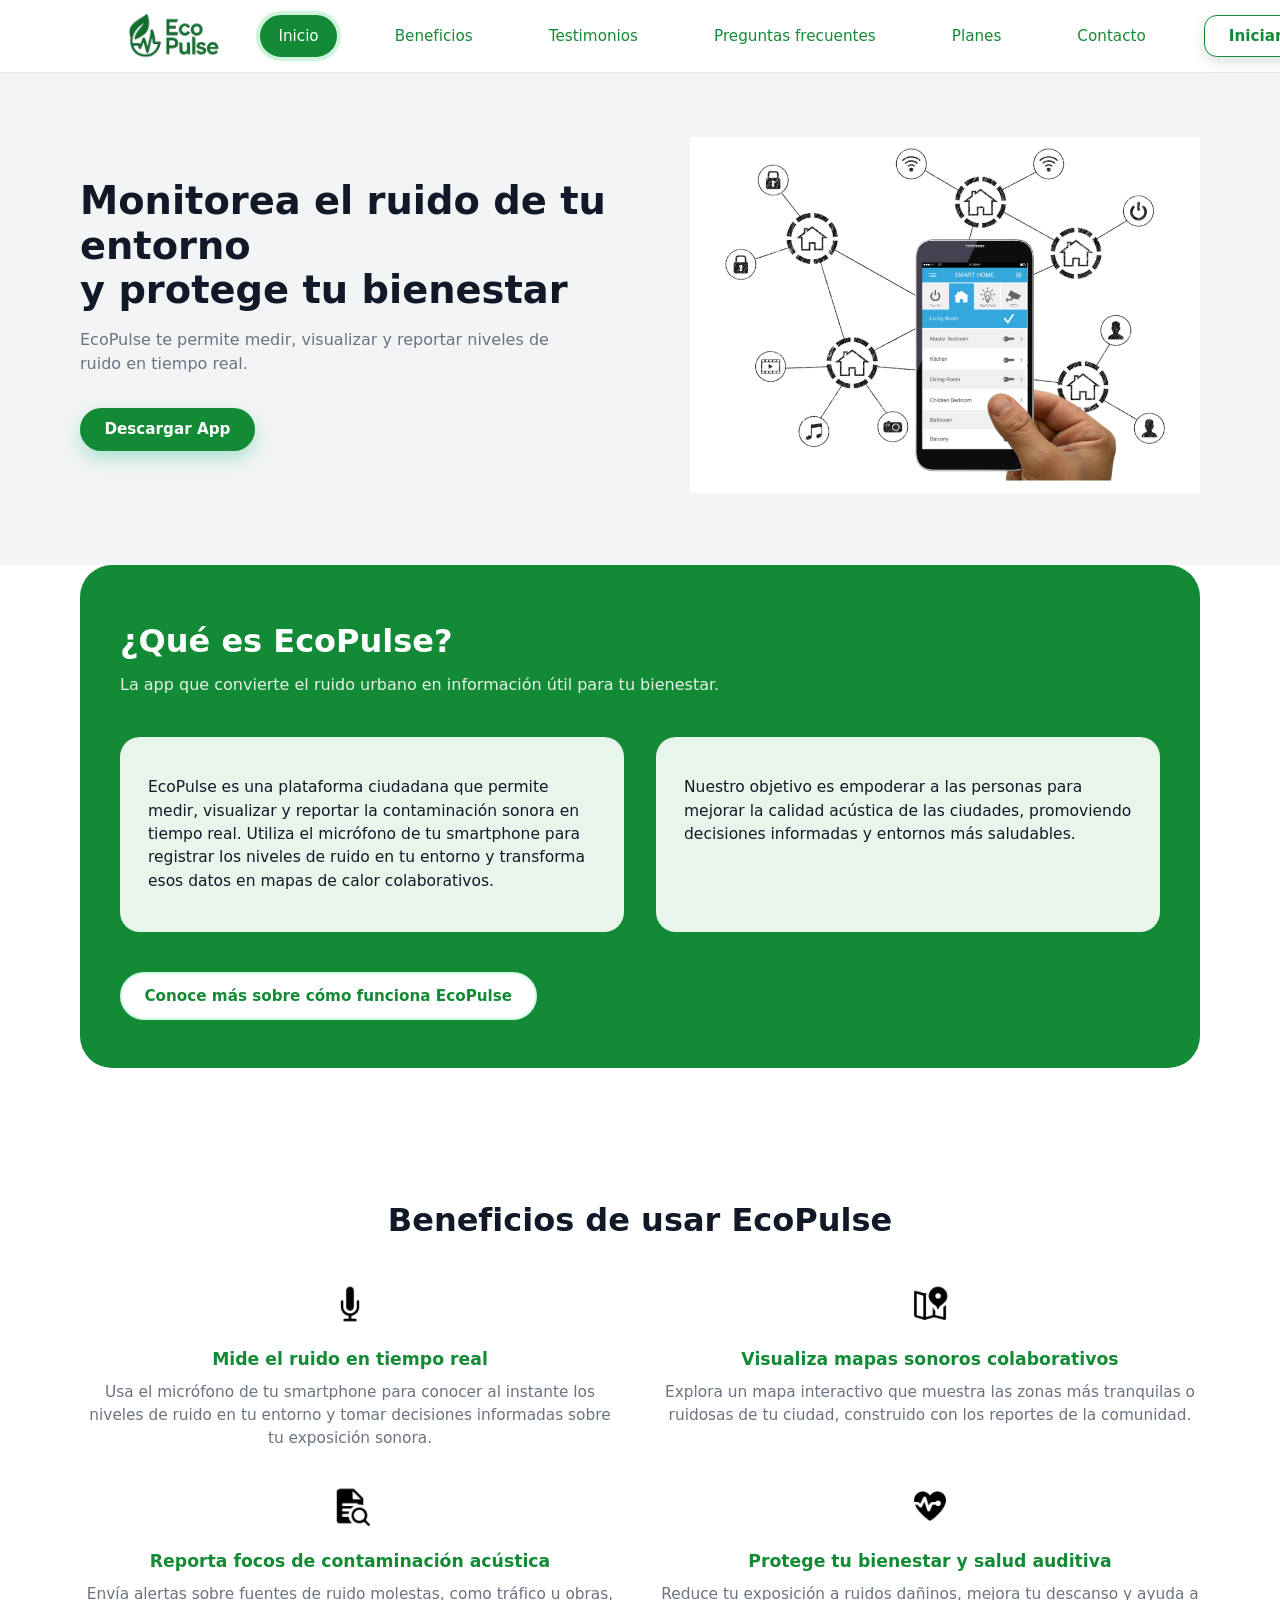
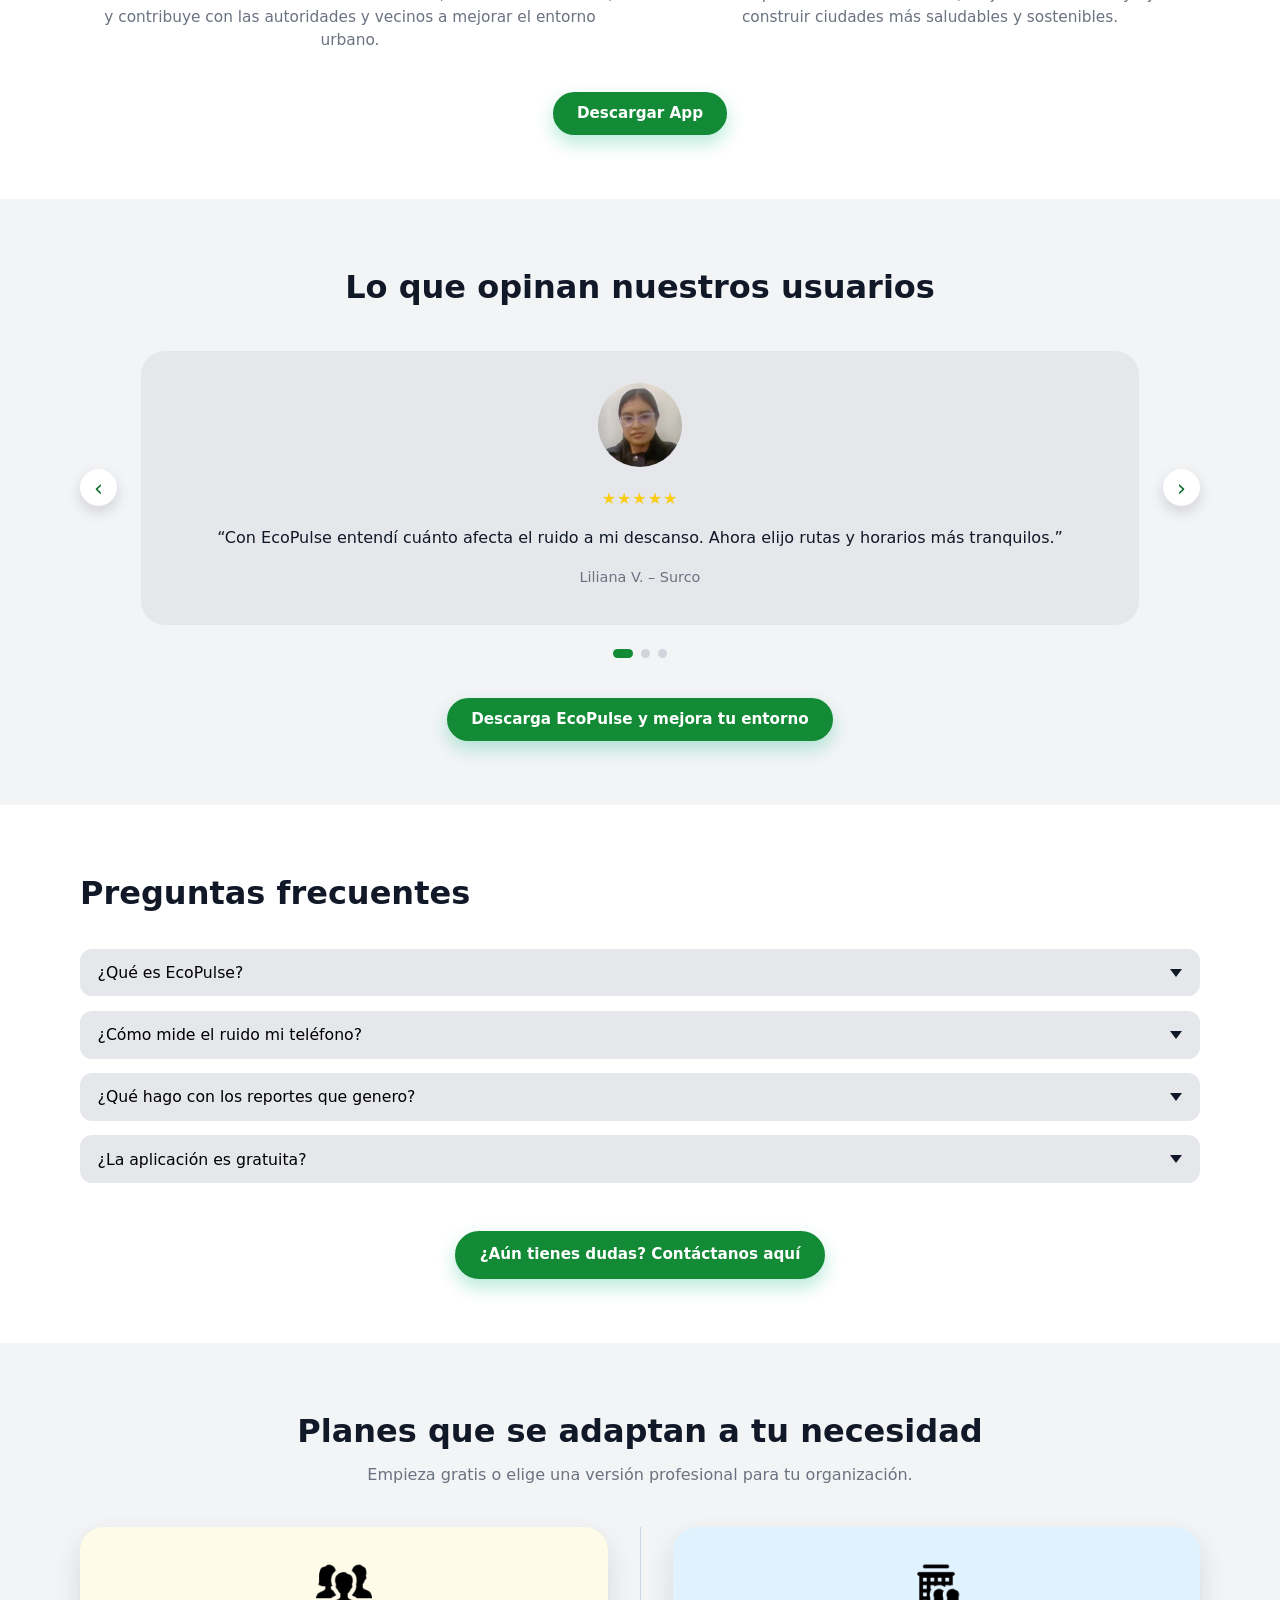
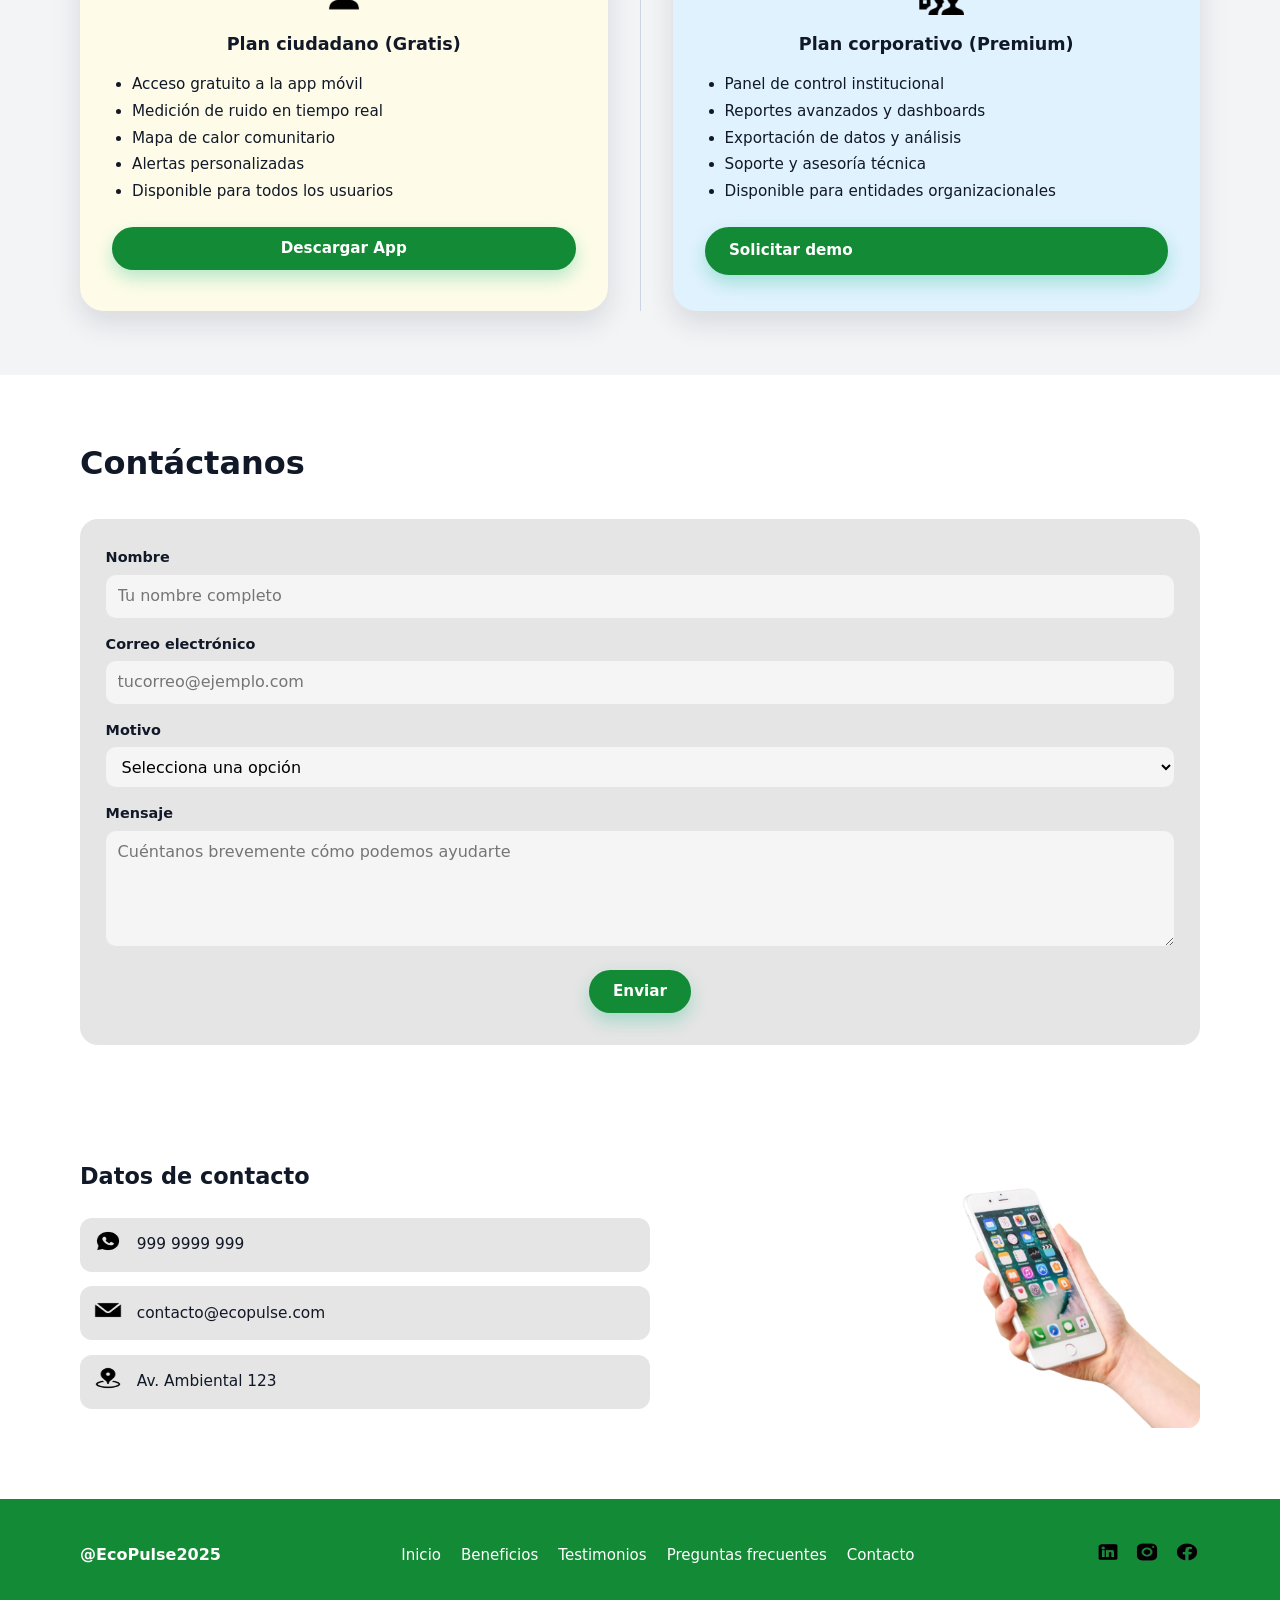
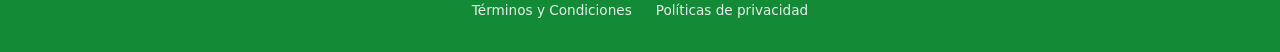
<file: index.html>
<!DOCTYPE html>
<html lang="es">
<head>
  <meta charset="UTF-8" />
  <meta name="viewport" content="width=device-width, initial-scale=1.0" />
  <title>EcoPulse – Monitorea el ruido de tu entorno</title>
  <meta
    name="description"
    content="EcoPulse es una plataforma ciudadana que permite medir, visualizar y reportar la contaminación sonora en tiempo real para construir ciudades más saludables."
  />
  <link rel="stylesheet" href="public/assets/styles/styles.css" />
  <link rel="icon" href="favicon.ico" type="image/x-icon" />
</head>
<body>
<a class="skip-link" href="#inicio">Saltar al contenido principal</a>

<!-- ========== HEADER / NAVBAR ========== -->
<header class="topbar">
  <div class="topbar__inner">
    <!-- Logo -->
    <a href="#inicio" class="brand">
      <img
        src="public/assets/images/logo-ecopulse.png"
        alt="Logo EcoPulse"
        class="brand__logo"
      />
    </a>

    <!-- Desktop nav -->
    <nav class="nav" aria-label="Navegación principal">
      <ul class="nav__list">
        <li>
          <a href="#inicio"
             class="nav__link nav__link--active"
             data-i18n="nav.home">
            Inicio
          </a>
        </li>
        <li>
          <a href="#beneficios"
             class="nav__link"
             data-i18n="nav.benefits">
            Beneficios
          </a>
        </li>
        <li>
          <a href="#testimonios"
             class="nav__link"
             data-i18n="nav.testimonials">
            Testimonios
          </a>
        </li>
        <li>
          <a href="#faq"
             class="nav__link"
             data-i18n="nav.faq">
            Preguntas frecuentes
          </a>
        </li>
        <li>
          <a href="#planes"
             class="nav__link"
             data-i18n="nav.plans">
            Planes
          </a>
        </li>
        <li>
          <a href="#contacto"
             class="nav__link"
             data-i18n="nav.contact">
            Contacto
          </a>
        </li>
      </ul>
    </nav>

    <!-- Botón Iniciar sesión -->
    <a href="login.html"
      class="btn btn--login topbar__login"
      data-i18n="nav.login">
      Iniciar sesión
    </a>

    <!-- Selector de idioma -->
    <div class="lang">
      <button
        class="lang__button"
        type="button"
        aria-haspopup="true"
        aria-expanded="false"
        data-toggle-lang
      >
        <span class="lang__icon" aria-hidden="true">🌐</span>
        <span class="lang__label" data-lang-label>ES</span>
        <span class="lang__chevron" aria-hidden="true">▼</span>
      </button>

      <div
        class="lang__dropdown"
        id="lang-dropdown"
        role="menu"
        aria-label="Seleccionar idioma"
        hidden
      >
        <label class="lang__option">
          <input type="radio" name="lang-choice" value="ES" checked />
          <span>Español (ES)</span>
        </label>
        <label class="lang__option">
          <input type="radio" name="lang-choice" value="EN" />
          <span>English (EN)</span>
        </label>
      </div>
    </div>

    <!-- Botón menú móvil -->
    <button
      class="nav-toggle"
      type="button"
      aria-label="Abrir menú"
      aria-expanded="false"
      aria-controls="mobile-nav"
    >
      <span></span><span></span><span></span>
    </button>
  </div>

  <!-- Mobile nav -->
  <nav
    id="mobile-nav"
    class="nav nav--mobile"
    aria-label="Navegación principal móvil"
    hidden
  >
    <ul class="nav__list nav__list--mobile">
      <li><a href="#inicio" class="nav__link" data-i18n="nav.home">Inicio</a></li>
      <li><a href="#beneficios" class="nav__link" data-i18n="nav.benefits">Beneficios</a></li>
      <li><a href="#testimonios" class="nav__link" data-i18n="nav.testimonials">Testimonios</a></li>
      <li><a href="#faq" class="nav__link" data-i18n="nav.faq">Preguntas frecuentes</a></li>
      <li><a href="#planes" class="nav__link" data-i18n="nav.plans">Planes</a></li>
      <li><a href="#contacto" class="nav__link" data-i18n="nav.contact">Contacto</a></li>
      <li class="nav__login-mobile">
        <a href="login.html"
        class="btn btn--login nav__login-btn"
        data-i18n="nav.login">
        Iniciar sesión
      </a>
      </li>
    </ul>
  </nav>
</header>

<!-- ========== MAIN ========== -->
<main>
  <!-- ===== HERO (Mockup 1 / 16) ===== -->
  <section id="inicio" class="hero">
    <div class="hero__inner">
      <div class="hero__content">
        <h1 class="hero__title">
          <span data-i18n="hero.titleLine1">
            Monitorea el ruido de tu entorno
          </span>
          <br />
          <span data-i18n="hero.titleLine2">
            y protege tu bienestar
          </span>
        </h1>
        <p class="hero__text" data-i18n="hero.text">
          EcoPulse te permite medir, visualizar y reportar niveles de ruido
          en tiempo real.
        </p>

        <button
          class="btn btn--primary hero__button"
          type="button"
          data-open-download-modal
          data-i18n="hero.cta"
        >
          Descargar App
        </button>
      </div>

      <div class="hero__visual" aria-hidden="true">
        <img
          src="public/assets/images/hero-smartphone-network.png"
          alt="Red de hogares conectados a un smartphone"
          class="hero__image"
        />
      </div>
    </div>
  </section>

  <!-- ===== ¿Qué es EcoPulse? (Mockup 2 / 16) ===== -->
  <section id="que-es" class="about">
    <div class="about__background">
      <div class="about__inner">
        <header class="about__header">
          <h2 class="about__title" data-i18n="about.title">¿Qué es EcoPulse?</h2>
          <p class="about__subtitle" data-i18n="about.subtitle">
            La app que convierte el ruido urbano en información útil para tu bienestar.
          </p>
        </header>

        <div class="about__cards">
          <article class="about-card">
            <p data-i18n="about.card1">
              EcoPulse es una plataforma ciudadana que permite medir,
              visualizar y reportar la contaminación sonora en tiempo real.
              Utiliza el micrófono de tu smartphone para registrar los niveles
              de ruido en tu entorno y transforma esos datos en mapas de calor
              colaborativos.
            </p>
          </article>

          <article class="about-card">
            <p data-i18n="about.card2">
              Nuestro objetivo es empoderar a las personas para mejorar la
              calidad acústica de las ciudades, promoviendo decisiones
              informadas y entornos más saludables.
            </p>
          </article>
        </div>

        <div class="about__action">
          <a href="#beneficios" class="btn btn--light" data-i18n="about.cta">
            Conoce más sobre cómo funciona EcoPulse
          </a>
        </div>
      </div>
    </div>
  </section>

  <!-- ===== Beneficios (Mockup 3 / 16) ===== -->
  <section id="beneficios" class="section section--benefits">
    <div class="section__inner">
      <header class="section__header section__header--center">
        <h2 class="section__title" data-i18n="benefits.title">
          Beneficios de usar EcoPulse
        </h2>
      </header>

      <div class="benefits-grid">
        <article class="benefit">
          <img
            src="public/assets/images/benefit-icon-microphone.png"
            alt="Icono de micrófono"
            class="benefit__icon"
          />
          <h3 class="benefit__title" data-i18n="benefits.card1.title">
            Mide el ruido en tiempo real
          </h3>
          <p class="benefit__text" data-i18n="benefits.card1.text">
            Usa el micrófono de tu smartphone para conocer al instante los
            niveles de ruido en tu entorno y tomar decisiones informadas sobre
            tu exposición sonora.
          </p>
        </article>

        <article class="benefit">
          <img
            src="public/assets/images/benefit-icon-map.png"
            alt="Icono de mapa sonoro"
            class="benefit__icon"
          />
          <h3 class="benefit__title" data-i18n="benefits.card2.title">
            Visualiza mapas sonoros colaborativos
          </h3>
          <p class="benefit__text" data-i18n="benefits.card2.text">
            Explora un mapa interactivo que muestra las zonas más tranquilas o
            ruidosas de tu ciudad, construido con los reportes de la comunidad.
          </p>
        </article>

        <article class="benefit">
          <img
            src="public/assets/images/benefit-icon-alert.png"
            alt="Icono de alerta de ruido"
            class="benefit__icon"
          />
          <h3 class="benefit__title" data-i18n="benefits.card3.title">
            Reporta focos de contaminación acústica
          </h3>
          <p class="benefit__text" data-i18n="benefits.card3.text">
            Envía alertas sobre fuentes de ruido molestas, como tráfico u
            obras, y contribuye con las autoridades y vecinos a mejorar el
            entorno urbano.
          </p>
        </article>

        <article class="benefit">
          <img
            src="public/assets/images/benefit-icon-heart.png"
            alt="Icono de corazón y salud"
            class="benefit__icon"
          />
          <h3 class="benefit__title" data-i18n="benefits.card4.title">
            Protege tu bienestar y salud auditiva
          </h3>
          <p class="benefit__text" data-i18n="benefits.card4.text">
            Reduce tu exposición a ruidos dañinos, mejora tu descanso y ayuda
            a construir ciudades más saludables y sostenibles.
          </p>
        </article>
      </div>

      <div class="section__cta">
        <button
          type="button"
          class="btn btn--primary"
          data-open-download-modal
          data-i18n="benefits.cta"
        >
          Descargar App
        </button>
      </div>
    </div>
  </section>

  <!-- ===== Testimonios (Mockup 4 / 16) ===== -->
  <section id="testimonios" class="section section--testimonials">
    <div class="section__inner">
      <header class="section__header section__header--center">
        <h2 class="section__title" data-i18n="testimonials.title">
          Lo que opinan nuestros usuarios
        </h2>
      </header>

      <!-- Carrusel -->
      <div class="testimonials-carousel">
        <button
          class="testimonial-nav testimonial-nav--prev"
          type="button"
          aria-label="Testimonio anterior"
        >
          ‹
        </button>

        <div class="testimonials-track-wrapper">
          <div class="testimonials-track">
            <article class="testimonial" data-index="0">
              <div class="testimonial__avatar">
                <img
                  src="public/assets/images/testimonial-avatar-1.png"
                  alt="Foto de Liliana"
                />
              </div>
              <div class="testimonial__stars" aria-label="5 de 5 estrellas">
                ★★★★★
              </div>
              <p class="testimonial__text" data-i18n="testimonials.1.text">
                “Con EcoPulse entendí cuánto afecta el ruido a mi descanso.
                Ahora elijo rutas y horarios más tranquilos.”
              </p>
              <p class="testimonial__author" data-i18n="testimonials.1.author">
                Liliana V. – Surco
              </p>
            </article>

            <article class="testimonial" data-index="1">
              <div class="testimonial__avatar">
                <img
                  src="public/assets/images/testimonial-avatar-2.png"
                  alt="Foto de Alex"
                />
              </div>
              <div class="testimonial__stars" aria-label="5 de 5 estrellas">
                ★★★★★
              </div>
              <p class="testimonial__text" data-i18n="testimonials.2.text">
                “Por fin tengo una forma de demostrar el exceso de ruido en mi
                barrio. Me hace sentir parte del cambio.”
              </p>
              <p class="testimonial__author" data-i18n="testimonials.2.author">
                Alex S. – La Victoria
              </p>
            </article>

            <article class="testimonial" data-index="2">
              <div class="testimonial__avatar">
                <img
                  src="public/assets/images/testimonial-avatar-3.png"
                  alt="Foto de Giancarlo"
                />
              </div>
              <div class="testimonial__stars" aria-label="5 de 5 estrellas">
                ★★★★★
              </div>
              <p class="testimonial__text" data-i18n="testimonials.3.text">
                “Uso los mapas de EcoPulse para recomendar hospedajes más
                silenciosos a mis clientes.”
              </p>
              <p class="testimonial__author" data-i18n="testimonials.3.author">
                Giancarlo R. – La Molina
              </p>
            </article>
          </div>
        </div>

        <button
          class="testimonial-nav testimonial-nav--next"
          type="button"
          aria-label="Siguiente testimonio"
        >
          ›
        </button>
      </div>

      <!-- Puntos / indicadores -->
      <div class="testimonials-dots" role="tablist">
        <button
          class="dot dot--active"
          type="button"
          data-testimonial-dot="0"
          aria-label="Ver testimonio 1"
        ></button>
        <button
          class="dot"
          type="button"
          data-testimonial-dot="1"
          aria-label="Ver testimonio 2"
        ></button>
        <button
          class="dot"
          type="button"
          data-testimonial-dot="2"
          aria-label="Ver testimonio 3"
        ></button>
      </div>

      <div class="section__cta">
        <button
          class="btn btn--primary"
          type="button"
          data-open-download-modal
          data-i18n="testimonials.cta"
        >
          Descarga EcoPulse y mejora tu entorno
        </button>
      </div>
    </div>
  </section>


  <!-- ===== Preguntas frecuentes (Mockups 5–9 / 16) ===== -->
  <section id="faq" class="section section--faq">
    <div class="section__inner">
      <header class="section__header">
        <h2 class="section__title" data-i18n="faq.title">Preguntas frecuentes</h2>
      </header>

      <div class="faq-list">
        <article class="faq-item">
          <button
            class="faq-item__header"
            type="button"
            aria-expanded="false"
          >
            <span data-i18n="faq.q1">¿Qué es EcoPulse?</span>
            <span class="faq-item__icon" aria-hidden="true"></span>
          </button>
          <div class="faq-item__panel" hidden>
            <p data-i18n="faq.a1">
              Es una aplicación ciudadana que mide y reporta la contaminación
              sonora en tiempo real para promover entornos más saludables.
            </p>
          </div>
        </article>

        <article class="faq-item">
          <button
            class="faq-item__header"
            type="button"
            aria-expanded="false"
          >
            <span data-i18n="faq.q2">¿Cómo mide el ruido mi teléfono?</span>
            <span class="faq-item__icon" aria-hidden="true"></span>
          </button>
          <div class="faq-item__panel" hidden>
            <p data-i18n="faq.a2">
              La app utiliza el micrófono del dispositivo para registrar los
              niveles de sonido y los transforma en datos de decibelios (dB).
            </p>
          </div>
        </article>

        <article class="faq-item">
          <button
            class="faq-item__header"
            type="button"
            aria-expanded="false"
          >
            <span data-i18n="faq.q3">¿Qué hago con los reportes que genero?</span>
            <span class="faq-item__icon" aria-hidden="true"></span>
          </button>
          <div class="faq-item__panel" hidden>
            <p data-i18n="faq.a3">
              Puedes compartirlos con tu comunidad o con las autoridades
              locales para mejorar la gestión del ruido urbano.
            </p>
          </div>
        </article>

        <article class="faq-item">
          <button
            class="faq-item__header"
            type="button"
            aria-expanded="false"
          >
            <span data-i18n="faq.q4">¿La aplicación es gratuita?</span>
            <span class="faq-item__icon" aria-hidden="true"></span>
          </button>
          <div class="faq-item__panel" hidden>
            <p data-i18n="faq.a4">
              Sí, EcoPulse ofrece una versión gratuita para ciudadanos y una
              versión profesional con reportes avanzados para instituciones.
            </p>
          </div>
        </article>
      </div>

      <div class="section__cta section__cta--faq">
        <a href="#contacto" class="btn btn--primary" data-i18n="faq.cta">
          ¿Aún tienes dudas? Contáctanos aquí
        </a>
      </div>
    </div>
  </section>

  <!-- ===== Planes (Mockup 10 / 16) ===== -->
  <section id="planes" class="section section--plans">
    <div class="section__inner">
      <header class="section__header section__header--center">
        <h2 class="section__title" data-i18n="plans.title">
          Planes que se adaptan a tu necesidad
        </h2>
        <p class="section__subtitle" data-i18n="plans.subtitle">
          Empieza gratis o elige una versión profesional para tu organización.
        </p>
      </header>

      <div class="plans-grid">
        <article class="plan plan--citizen">
          <img
            src="public/assets/images/plan-icon-citizen.png"
            alt="Icono plan ciudadano"
            class="plan__icon"
          />
          <h3 class="plan__title" data-i18n="plans.citizen.title">
            Plan ciudadano (Gratis)
          </h3>
          <ul class="plan__list">
            <li data-i18n="plans.citizen.item1">Acceso gratuito a la app móvil</li>
            <li data-i18n="plans.citizen.item2">Medición de ruido en tiempo real</li>
            <li data-i18n="plans.citizen.item3">Mapa de calor comunitario</li>
            <li data-i18n="plans.citizen.item4">Alertas personalizadas</li>
            <li data-i18n="plans.citizen.item5">Disponible para todos los usuarios</li>
          </ul>
          <button
            type="button"
            class="btn btn--primary plan__button"
            data-open-download-modal
            data-i18n="plans.citizen.cta"
          >
            Descargar App
          </button>
        </article>

        <div class="plans-divider" aria-hidden="true"></div>

        <article class="plan plan--corporate">
          <img
            src="public/assets/images/plan-icon-corporate.png"
            alt="Icono plan corporativo"
            class="plan__icon"
          />
          <h3 class="plan__title" data-i18n="plans.corporate.title">
            Plan corporativo (Premium)
          </h3>
          <ul class="plan__list">
            <li data-i18n="plans.corporate.item1">Panel de control institucional</li>
            <li data-i18n="plans.corporate.item2">Reportes avanzados y dashboards</li>
            <li data-i18n="plans.corporate.item3">Exportación de datos y análisis</li>
            <li data-i18n="plans.corporate.item4">Soporte y asesoría técnica</li>
            <li data-i18n="plans.corporate.item5">Disponible para entidades organizacionales</li>
          </ul>
          <a href="#contacto"
             class="btn btn--primary plan__button"
             data-i18n="plans.corporate.cta">
            Solicitar demo
          </a>
        </article>
      </div>
    </div>
  </section>

  <!-- ===== Contacto – Formulario (Mockups 11–13 / 16) ===== -->
  <section id="contacto" class="section section--contact-form">
    <div class="section__inner">
      <header class="section__header">
        <h2 class="section__title" data-i18n="contact.form.title">Contáctanos</h2>
      </header>

      <form id="contact-form" class="contact-form" novalidate>
        <div class="field">
          <label for="name" data-i18n="contact.form.name.label">Nombre</label>
          <input
            id="name"
            name="name"
            type="text"
            placeholder="Tu nombre completo"
            data-i18n-placeholder="contact.form.name.placeholder"
            required
          />
        </div>

        <div class="field">
          <label for="email" data-i18n="contact.form.email.label">Correo electrónico</label>
          <input
            id="email"
            name="email"
            type="email"
            placeholder="tucorreo@ejemplo.com"
            data-i18n-placeholder="contact.form.email.placeholder"
            required
          />
        </div>

        <div class="field field--select">
          <label for="reason" data-i18n="contact.form.reason.label">Motivo</label>
          <select id="reason" name="reason" required>
            <option value="" disabled selected
                    data-i18n="contact.form.reason.placeholder">
              Selecciona una opción
            </option>
            <option value="consulta" data-i18n="contact.form.reason.option1">
              Consulta
            </option>
            <option value="sugerencia" data-i18n="contact.form.reason.option2">
              Sugerencia
            </option>
            <option value="alianza" data-i18n="contact.form.reason.option3">
              Alianza
            </option>
          </select>
        </div>

        <div class="field">
          <label for="message" data-i18n="contact.form.message.label">Mensaje</label>
          <textarea
            id="message"
            name="message"
            rows="4"
            placeholder="Cuéntanos brevemente cómo podemos ayudarte"
            data-i18n-placeholder="contact.form.message.placeholder"
            required
          ></textarea>
        </div>

        <div class="contact-form__actions">
          <button type="submit" class="btn btn--primary" data-i18n="contact.form.submit">
            Enviar
          </button>
        </div>

        <p class="contact-form__success" id="contact-success" hidden
           data-i18n="contact.form.success">
          Mensaje enviado ✓
        </p>
      </form>
    </div>
  </section>

  <!-- ===== Contacto – Datos + Imagen (Mockup 14 / 16) ===== -->
  <section class="section section--contact-info">
    <div class="section__inner section__inner--two-cols">
      <div class="contact-info">
        <h3 class="contact-info__title" data-i18n="contact.info.title">
          Datos de contacto
        </h3>

        <div class="contact-info__item">
          <div class="contact-info__icon">
            <img
              src="public/assets/images/contact-icon-phone.png"
              alt="Teléfono de contacto"
            />
          </div>
          <span class="contact-info__text">999 9999 999</span>
        </div>

        <div class="contact-info__item">
          <div class="contact-info__icon">
            <img
              src="public/assets/images/contact-icon-email.png"
              alt="Correo de contacto"
            />
          </div>
          <span class="contact-info__text">contacto@ecopulse.com</span>
        </div>

        <div class="contact-info__item">
          <div class="contact-info__icon">
            <img
              src="public/assets/images/contact-icon-location.png"
              alt="Dirección de EcoPulse"
            />
          </div>
          <span class="contact-info__text">Av. Ambiental 123</span>
        </div>
      </div>

      <div class="contact-info__image-wrapper" aria-hidden="true">
        <img
          src="public/assets/images/contact-hero.png"
          alt="Persona sosteniendo un smartphone"
          class="contact-info__image"
        />
      </div>
    </div>
  </section>
</main>

<!-- ===== Footer (Mockup 14 / 16) ===== -->
<footer class="footer">
  <div class="footer__upper">
    <div class="footer__brand">@EcoPulse2025</div>

    <nav class="footer__nav" aria-label="Navegación inferior">
      <a href="#inicio" data-i18n="nav.home">Inicio</a>
      <a href="#beneficios" data-i18n="nav.benefits">Beneficios</a>
      <a href="#testimonios" data-i18n="nav.testimonials">Testimonios</a>
      <a href="#faq" data-i18n="nav.faq">Preguntas frecuentes</a>
      <a href="#contacto" data-i18n="nav.contact">Contacto</a>
    </nav>

    <div class="footer__social">
      <a href="#" aria-label="LinkedIn EcoPulse">
        <img
          src="public/assets/images/icon-linkedin.png"
          alt="Logo de LinkedIn"
        />
      </a>
      <a href="#" aria-label="Instagram EcoPulse">
        <img
          src="public/assets/images/icon-instagram.png"
          alt="Logo de Instagram"
        />
      </a>
      <a href="#" aria-label="Facebook EcoPulse">
        <img
          src="public/assets/images/icon-facebook.png"
          alt="Logo de Facebook"
        />
      </a>
    </div>
  </div>

  <div class="footer__lower">
    <a href="#" data-i18n="footer.links.terms">Términos y Condiciones</a>
    <a href="#" data-i18n="footer.links.privacy">Políticas de privacidad</a>
  </div>
</footer>

<!-- ========== MODAL DESCARGA (Mockup 15 / 16) ========== -->
<div
  class="modal"
  id="download-modal"
  role="dialog"
  aria-modal="true"
  aria-labelledby="download-modal-title"
  hidden
>
  <div class="modal__backdrop" data-close-modal></div>

  <div class="modal__dialog">
    <header class="modal__header">
      <h2 id="download-modal-title"
          class="modal__title"
          data-i18n="modal.title">
        Descargar EcoPulse ⬇
      </h2>
      <button
        type="button"
        class="modal__close"
        aria-label="Cerrar ventana de descarga"
        data-close-modal
      >
        ×
      </button>
    </header>

    <div class="modal__body">
      <div class="modal__stores">
        <div class="modal-store">
          <img
            src="public/assets/images/icon-store-apple.png"
            alt="Icono de App Store"
            class="modal-store__icon"
          />
          <p class="modal-store__text" data-i18n="modal.apple">
            Descargar en App Store
          </p>
        </div>

        <div class="modal-store">
          <img
            src="public/assets/images/icon-store-google.png"
            alt="Icono de Google Play"
            class="modal-store__icon"
          />
          <p class="modal-store__text" data-i18n="modal.google">
            Descargar en Play Store
          </p>
        </div>
      </div>

      <div class="modal__qr">
        <p class="modal__qr-text" data-i18n="modal.qrText">
          O escanea el código QR
        </p>
        <img
          src="public/assets/images/download-qr.png"
          alt="Código QR de descarga de EcoPulse"
          class="modal__qr-image"
        />
        <p class="modal__qr-caption" data-i18n="modal.qrCaption">
          Escanea desde tu celular para descargar la app
        </p>
      </div>
    </div>
  </div>
</div>

<script src="public/assets/scripts/main.js" defer></script>
</body>
</html>
</file>
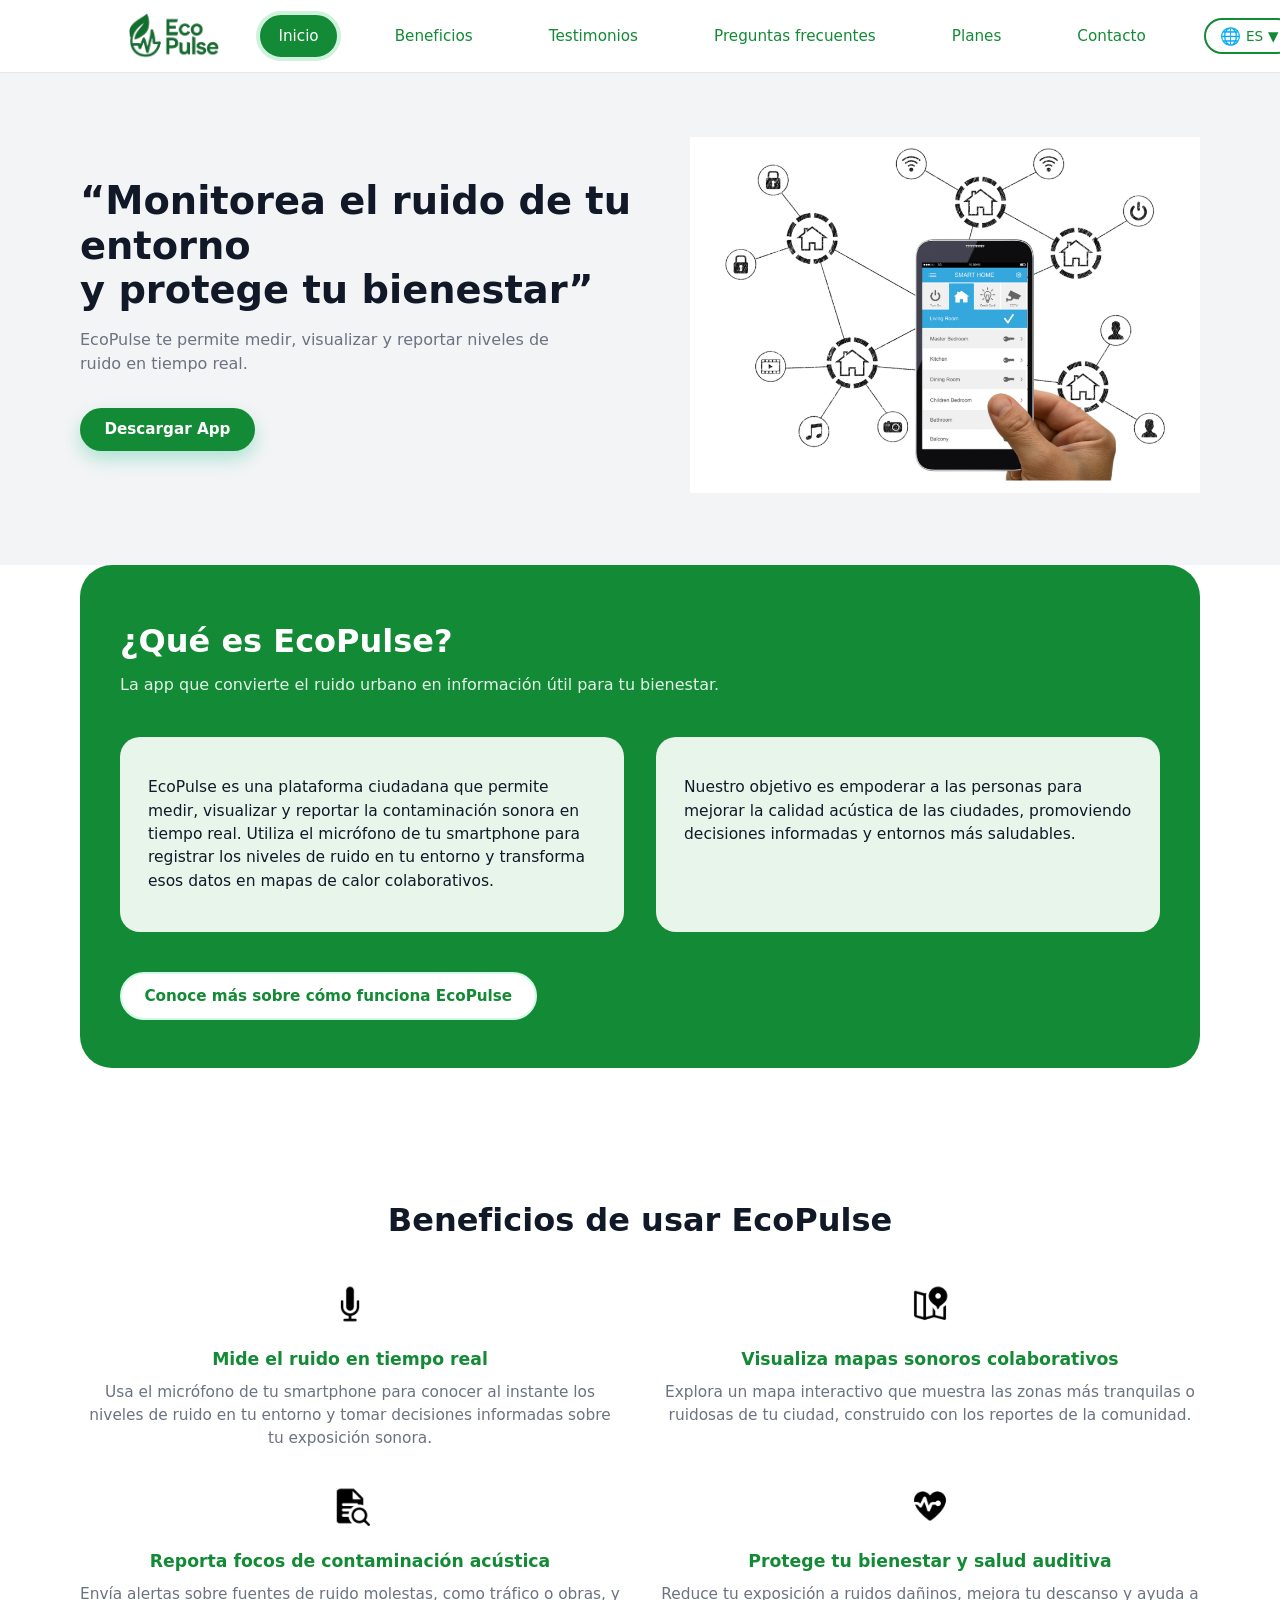
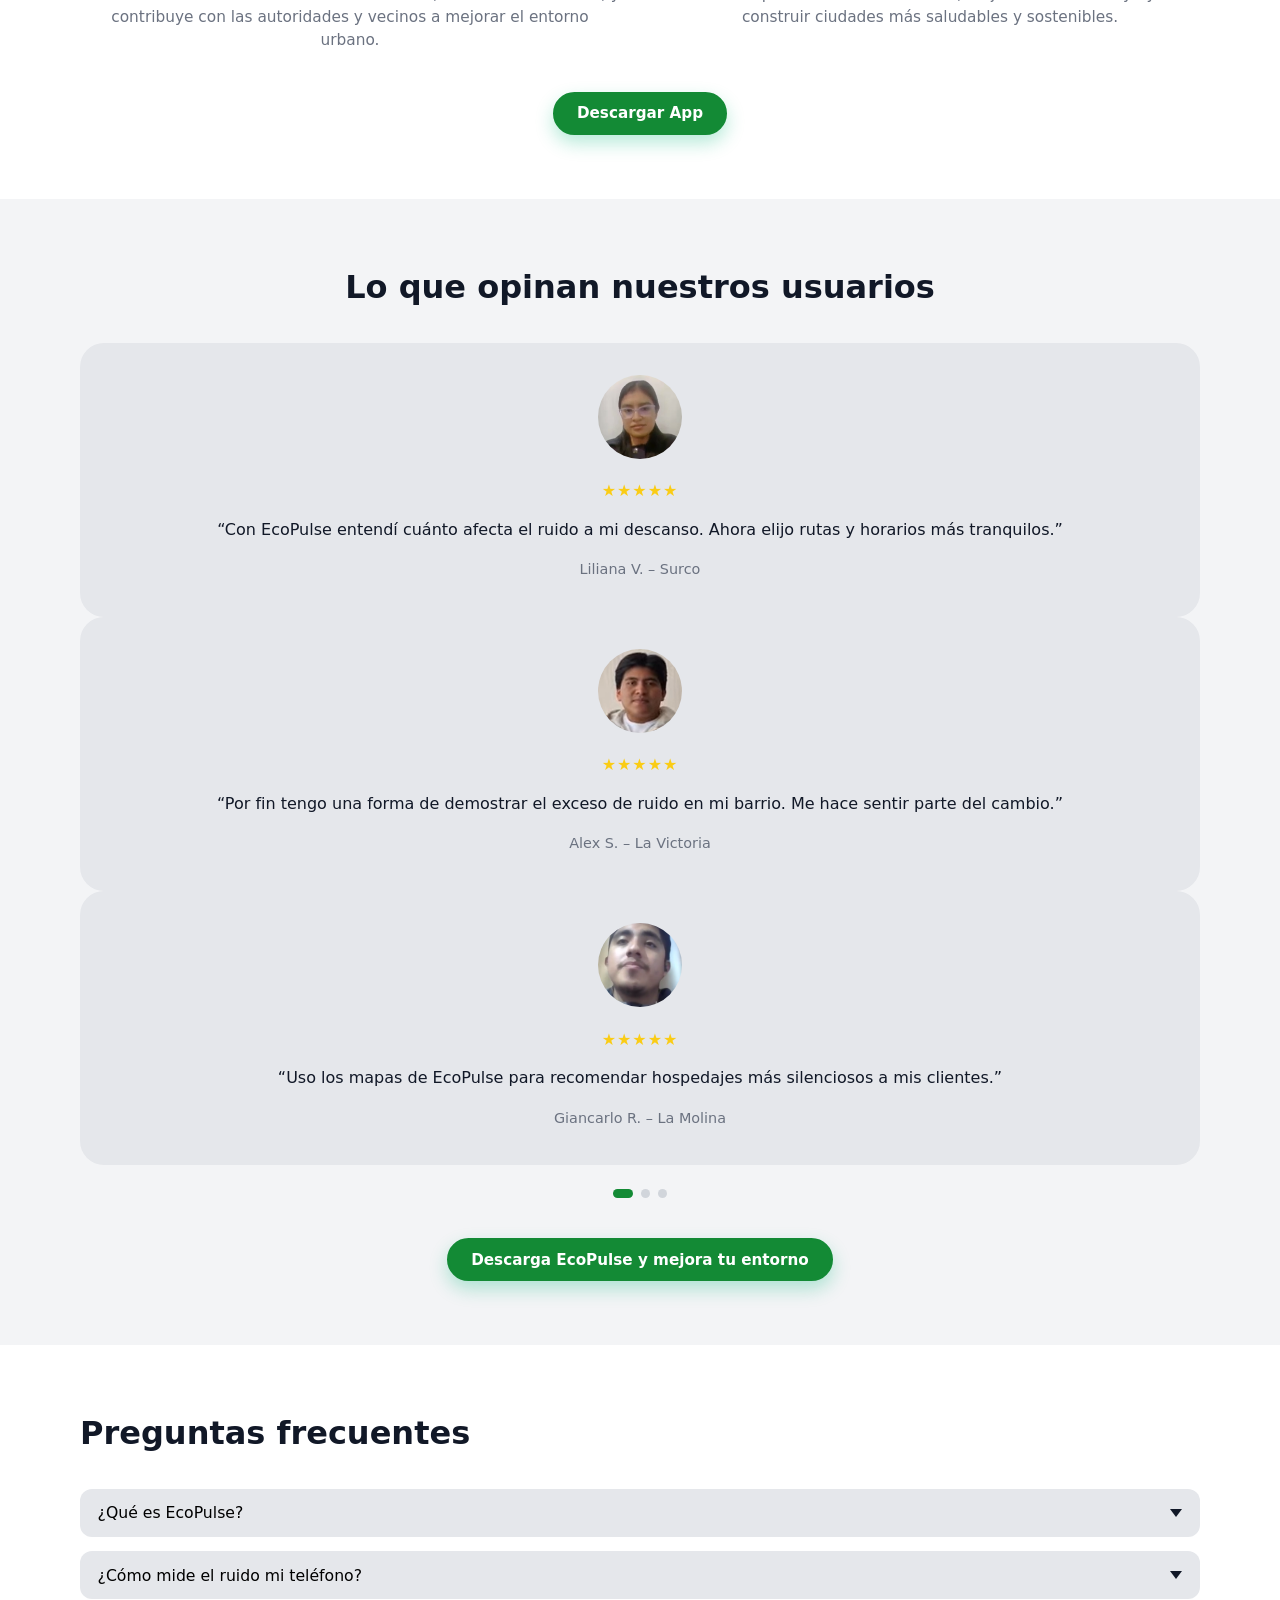
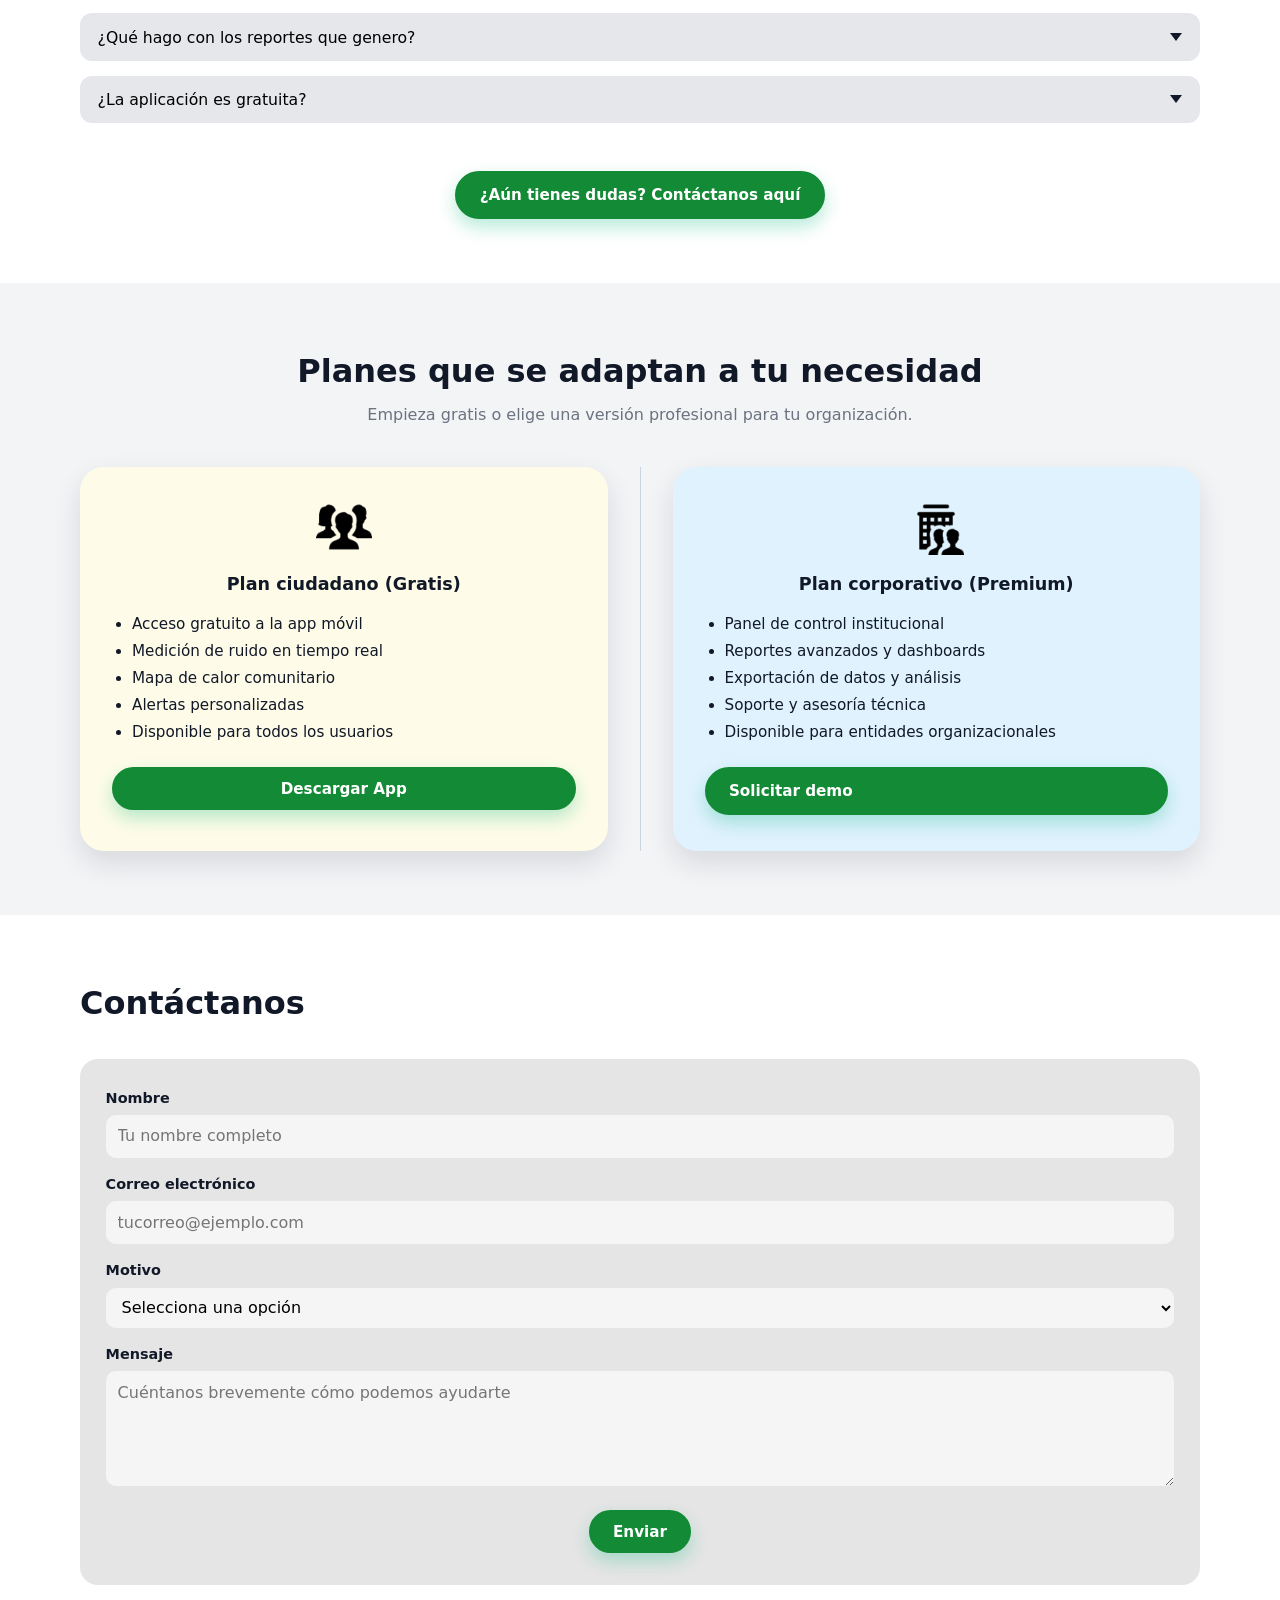
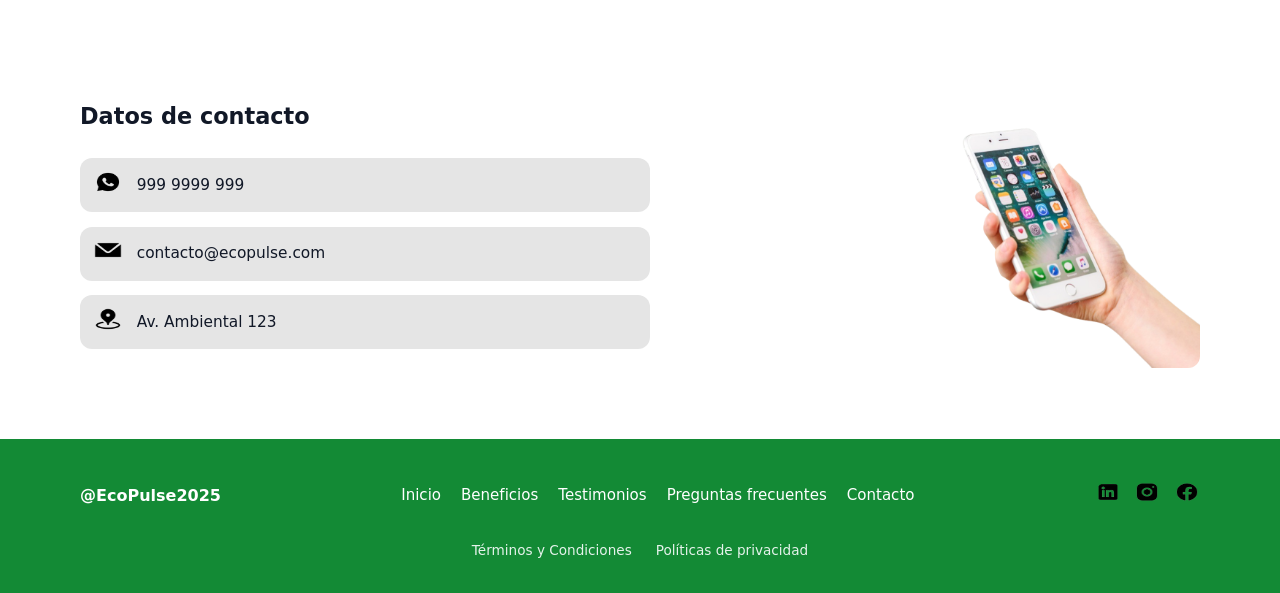
<file: public/index.html>
<!DOCTYPE html>
<html lang="es">
<head>
  <meta charset="UTF-8" />
  <meta name="viewport" content="width=device-width, initial-scale=1.0" />
  <title>EcoPulse – Monitorea el ruido de tu entorno</title>
  <meta
    name="description"
    content="EcoPulse es una plataforma ciudadana que permite medir, visualizar y reportar la contaminación sonora en tiempo real para construir ciudades más saludables."
  />
  <link rel="stylesheet" href="assets/styles/styles.css" />
  <link rel="icon" href="favicon.ico" type="image/x-icon" />
</head>
<body>
  <a class="skip-link" href="#inicio">Saltar al contenido principal</a>

  <!-- ========== HEADER / NAVBAR ========== -->
  <header class="topbar">
    <div class="topbar__inner">
      <!-- Logo -->
      <a href="#inicio" class="brand">
        <img
          src="assets/images/logo-ecopulse.png"
          alt="logo-ecopulse"
          class="brand__logo"
        />
      </a>

      <!-- Desktop nav -->
      <nav class="nav" aria-label="Navegación principal">
        <ul class="nav__list">
          <li><a href="#inicio" class="nav__link nav__link--active">Inicio</a></li>
          <li><a href="#beneficios" class="nav__link">Beneficios</a></li>
          <li><a href="#testimonios" class="nav__link">Testimonios</a></li>
          <li><a href="#faq" class="nav__link">Preguntas frecuentes</a></li>
          <li><a href="#planes" class="nav__link">Planes</a></li>
          <li><a href="#contacto" class="nav__link">Contacto</a></li>
        </ul>
      </nav>

      <!-- Selector de idioma -->
      <div class="lang">
        <button
          class="lang__button"
          type="button"
          aria-haspopup="true"
          aria-expanded="false"
          data-toggle-lang
        >
          <span class="lang__icon" aria-hidden="true">🌐</span>
          <span class="lang__label" data-lang-label>ES</span>
          <span class="lang__chevron" aria-hidden="true">▼</span>
        </button>

        <div
          class="lang__dropdown"
          id="lang-dropdown"
          role="menu"
          aria-label="Seleccionar idioma"
          hidden
        >
          <label class="lang__option">
            <input
              type="radio"
              name="lang-choice"
              value="ES"
              checked
            />
            <span>Español (ES)</span>
          </label>
          <label class="lang__option">
            <input
              type="radio"
              name="lang-choice"
              value="EN"
            />
            <span>Inglés (EN)</span>
          </label>
        </div>
      </div>

      <!-- Botón menú móvil -->
      <button
        class="nav-toggle"
        type="button"
        aria-label="Abrir menú"
        aria-expanded="false"
        aria-controls="mobile-nav"
      >
        <span></span><span></span><span></span>
      </button>
    </div>

    <!-- Mobile nav -->
    <nav
      id="mobile-nav"
      class="nav nav--mobile"
      aria-label="Navegación principal móvil"
      hidden
    >
      <ul class="nav__list nav__list--mobile">
        <li><a href="#inicio" class="nav__link">Inicio</a></li>
        <li><a href="#beneficios" class="nav__link">Beneficios</a></li>
        <li><a href="#testimonios" class="nav__link">Testimonios</a></li>
        <li><a href="#faq" class="nav__link">Preguntas frecuentes</a></li>
        <li><a href="#planes" class="nav__link">Planes</a></li>
        <li><a href="#contacto" class="nav__link">Contacto</a></li>
      </ul>
    </nav>
  </header>

  <!-- ========== MAIN ========== -->
  <main>
    <!-- ===== HERO (Mockup 1 / 16) ===== -->
    <section id="inicio" class="hero">
      <div class="hero__inner">
        <div class="hero__content">
          <h1 class="hero__title">
            “Monitorea el ruido de tu entorno<br />
            y protege tu bienestar”
          </h1>
          <p class="hero__text">
            EcoPulse te permite medir, visualizar y reportar niveles de ruido
            en tiempo real.
          </p>

          <button
            class="btn btn--primary hero__button"
            type="button"
            data-open-download-modal
          >
            Descargar App
          </button>
        </div>

        <div class="hero__visual" aria-hidden="true">
          <img
            src="assets/images/hero-smartphone-network.png"
            alt="imagen-hero-red-de-casas-y-smartphone"
            class="hero__image"
          />
        </div>
      </div>
    </section>

    <!-- ===== ¿Qué es EcoPulse? (Mockup 2 / 16) ===== -->
    <section id="que-es" class="about">
      <div class="about__background">
        <div class="about__inner">
          <header class="about__header">
            <h2 class="about__title">¿Qué es EcoPulse?</h2>
            <p class="about__subtitle">
              La app que convierte el ruido urbano en información útil para tu bienestar.
            </p>
          </header>

          <div class="about__cards">
            <article class="about-card">
              <p>
                EcoPulse es una plataforma ciudadana que permite medir,
                visualizar y reportar la contaminación sonora en tiempo real.
                Utiliza el micrófono de tu smartphone para registrar los niveles
                de ruido en tu entorno y transforma esos datos en mapas de calor
                colaborativos.
              </p>
            </article>

            <article class="about-card">
              <p>
                Nuestro objetivo es empoderar a las personas para mejorar la
                calidad acústica de las ciudades, promoviendo decisiones
                informadas y entornos más saludables.
              </p>
            </article>
          </div>

          <div class="about__action">
            <a href="#beneficios" class="btn btn--light">
              Conoce más sobre cómo funciona EcoPulse
            </a>
          </div>
        </div>
      </div>
    </section>

    <!-- ===== Beneficios (Mockup 3 / 16) ===== -->
    <section id="beneficios" class="section section--benefits">
      <div class="section__inner">
        <header class="section__header section__header--center">
          <h2 class="section__title">Beneficios de usar EcoPulse</h2>
        </header>

        <div class="benefits-grid">
          <article class="benefit">
            <img
              src="assets/images/benefit-icon-microphone.png"
              alt="icono-beneficio-microfono"
              class="benefit__icon"
            />
            <h3 class="benefit__title">Mide el ruido en tiempo real</h3>
            <p class="benefit__text">
              Usa el micrófono de tu smartphone para conocer al instante los
              niveles de ruido en tu entorno y tomar decisiones informadas sobre
              tu exposición sonora.
            </p>
          </article>

          <article class="benefit">
            <img
              src="assets/images/benefit-icon-map.png"
              alt="icono-beneficio-mapa-sonoro"
              class="benefit__icon"
            />
            <h3 class="benefit__title">Visualiza mapas sonoros colaborativos</h3>
            <p class="benefit__text">
              Explora un mapa interactivo que muestra las zonas más tranquilas o
              ruidosas de tu ciudad, construido con los reportes de la comunidad.
            </p>
          </article>

          <article class="benefit">
            <img
              src="assets/images/benefit-icon-alert.png"
              alt="icono-beneficio-alerta-contaminacion"
              class="benefit__icon"
            />
            <h3 class="benefit__title">
              Reporta focos de contaminación acústica
            </h3>
            <p class="benefit__text">
              Envía alertas sobre fuentes de ruido molestas, como tráfico o
              obras, y contribuye con las autoridades y vecinos a mejorar el
              entorno urbano.
            </p>
          </article>

          <article class="benefit">
            <img
              src="assets/images/benefit-icon-heart.png"
              alt="icono-beneficio-salud-auditiva"
              class="benefit__icon"
            />
            <h3 class="benefit__title">
              Protege tu bienestar y salud auditiva
            </h3>
            <p class="benefit__text">
              Reduce tu exposición a ruidos dañinos, mejora tu descanso y ayuda
              a construir ciudades más saludables y sostenibles.
            </p>
          </article>
        </div>

        <div class="section__cta">
          <button
            type="button"
            class="btn btn--primary"
            data-open-download-modal
          >
            Descargar App
          </button>
        </div>
      </div>
    </section>

    <!-- ===== Testimonios (Mockup 4 / 16) ===== -->
    <section id="testimonios" class="section section--testimonials">
      <div class="section__inner">
        <header class="section__header section__header--center">
          <h2 class="section__title">Lo que opinan nuestros usuarios</h2>
        </header>

        <div class="testimonials-strip">
          <article class="testimonial">
            <div class="testimonial__avatar">
              <img
                src="assets/images/testimonial-avatar-1.png"
                alt="foto-testimonio-liliana"
              />
            </div>
            <div class="testimonial__stars" aria-label="5 de 5 estrellas">
              ★★★★★
            </div>
            <p class="testimonial__text">
              “Con EcoPulse entendí cuánto afecta el ruido a mi descanso. Ahora
              elijo rutas y horarios más tranquilos.”
            </p>
            <p class="testimonial__author">Liliana V. – Surco</p>
          </article>

          <article class="testimonial">
            <div class="testimonial__avatar">
              <img
                src="assets/images/testimonial-avatar-2.png"
                alt="foto-testimonio-alex"
              />
            </div>
            <div class="testimonial__stars" aria-label="5 de 5 estrellas">
              ★★★★★
            </div>
            <p class="testimonial__text">
              “Por fin tengo una forma de demostrar el exceso de ruido en mi
              barrio. Me hace sentir parte del cambio.”
            </p>
            <p class="testimonial__author">Alex S. – La Victoria</p>
          </article>

          <article class="testimonial">
            <div class="testimonial__avatar">
              <img
                src="assets/images/testimonial-avatar-3.png"
                alt="foto-testimonio-carlos"
              />
            </div>
            <div class="testimonial__stars" aria-label="5 de 5 estrellas">
              ★★★★★
            </div>
            <p class="testimonial__text">
              “Uso los mapas de EcoPulse para recomendar hospedajes más
              silenciosos a mis clientes.”
            </p>
            <p class="testimonial__author">Giancarlo R. – La Molina</p>
          </article>
        </div>

        <div class="testimonials-dots" aria-hidden="true">
          <span class="dot dot--active"></span>
          <span class="dot"></span>
          <span class="dot"></span>
        </div>

        <div class="section__cta">
          <button
            class="btn btn--primary"
            type="button"
            data-open-download-modal
          >
            Descarga EcoPulse y mejora tu entorno
          </button>
        </div>
      </div>
    </section>

    <!-- ===== Preguntas frecuentes (Mockups 5–9 / 16) ===== -->
    <section id="faq" class="section section--faq">
      <div class="section__inner">
        <header class="section__header">
          <h2 class="section__title">Preguntas frecuentes</h2>
        </header>

        <div class="faq-list">
          <article class="faq-item">
            <button
              class="faq-item__header"
              type="button"
              aria-expanded="false"
            >
              <span>¿Qué es EcoPulse?</span>
              <span class="faq-item__icon" aria-hidden="true"></span>
            </button>
            <div class="faq-item__panel" hidden>
              <p>
                Es una aplicación ciudadana que mide y reporta la contaminación
                sonora en tiempo real para promover entornos más saludables.
              </p>
            </div>
          </article>

          <article class="faq-item">
            <button
              class="faq-item__header"
              type="button"
              aria-expanded="false"
            >
              <span>¿Cómo mide el ruido mi teléfono?</span>
              <span class="faq-item__icon" aria-hidden="true"></span>
            </button>
            <div class="faq-item__panel" hidden>
              <p>
                La app utiliza el micrófono del dispositivo para registrar los
                niveles de sonido y los transforma en datos de decibelios (dB).
              </p>
            </div>
          </article>

          <article class="faq-item">
            <button
              class="faq-item__header"
              type="button"
              aria-expanded="false"
            >
              <span>¿Qué hago con los reportes que genero?</span>
              <span class="faq-item__icon" aria-hidden="true"></span>
            </button>
            <div class="faq-item__panel" hidden>
              <p>
                Puedes compartirlos con tu comunidad o con las autoridades
                locales para mejorar la gestión del ruido urbano.
              </p>
            </div>
          </article>

          <article class="faq-item">
            <button
              class="faq-item__header"
              type="button"
              aria-expanded="false"
            >
              <span>¿La aplicación es gratuita?</span>
              <span class="faq-item__icon" aria-hidden="true"></span>
            </button>
            <div class="faq-item__panel" hidden>
              <p>
                Sí, EcoPulse ofrece una versión gratuita para ciudadanos y una
                versión profesional con reportes avanzados para instituciones.
              </p>
            </div>
          </article>
        </div>

        <div class="section__cta section__cta--faq">
          <a href="#contacto" class="btn btn--primary">
            ¿Aún tienes dudas? Contáctanos aquí
          </a>
        </div>
      </div>
    </section>

    <!-- ===== Planes (Mockup 10 / 16) ===== -->
    <section id="planes" class="section section--plans">
      <div class="section__inner">
        <header class="section__header section__header--center">
          <h2 class="section__title">Planes que se adaptan a tu necesidad</h2>
          <p class="section__subtitle">
            Empieza gratis o elige una versión profesional para tu organización.
          </p>
        </header>

        <div class="plans-grid">
          <article class="plan plan--citizen">
            <img
              src="assets/images/plan-icon-citizen.png"
              alt="icono-plan-ciudadano"
              class="plan__icon"
            />
            <h3 class="plan__title">Plan ciudadano (Gratis)</h3>
            <ul class="plan__list">
              <li>Acceso gratuito a la app móvil</li>
              <li>Medición de ruido en tiempo real</li>
              <li>Mapa de calor comunitario</li>
              <li>Alertas personalizadas</li>
              <li>Disponible para todos los usuarios</li>
            </ul>
            <button
              type="button"
              class="btn btn--primary plan__button"
              data-open-download-modal
            >
              Descargar App
            </button>
          </article>

          <div class="plans-divider" aria-hidden="true"></div>

          <article class="plan plan--corporate">
            <img
              src="assets/images/plan-icon-corporate.png"
              alt="icono-plan-corporativo"
              class="plan__icon"
            />
            <h3 class="plan__title">Plan corporativo (Premium)</h3>
            <ul class="plan__list">
              <li>Panel de control institucional</li>
              <li>Reportes avanzados y dashboards</li>
              <li>Exportación de datos y análisis</li>
              <li>Soporte y asesoría técnica</li>
              <li>Disponible para entidades organizacionales</li>
            </ul>
            <a href="#contacto" class="btn btn--primary plan__button">
              Solicitar demo
            </a>
          </article>
        </div>
      </div>
    </section>

    <!-- ===== Contacto – Formulario (Mockups 11–13 / 16) ===== -->
    <section id="contacto" class="section section--contact-form">
      <div class="section__inner">
        <header class="section__header">
          <h2 class="section__title">Contáctanos</h2>
        </header>

        <form id="contact-form" class="contact-form" novalidate>
          <div class="field">
            <label for="name">Nombre</label>
            <input
              id="name"
              name="name"
              type="text"
              placeholder="Tu nombre completo"
              required
            />
          </div>

          <div class="field">
            <label for="email">Correo electrónico</label>
            <input
              id="email"
              name="email"
              type="email"
              placeholder="tucorreo@ejemplo.com"
              required
            />
          </div>

          <div class="field field--select">
            <label for="reason">Motivo</label>
            <select id="reason" name="reason" required>
              <option value="" disabled selected>Selecciona una opción</option>
              <option value="consulta">Consulta</option>
              <option value="sugerencia">Sugerencia</option>
              <option value="alianza">Alianza</option>
            </select>
          </div>

          <div class="field">
            <label for="message">Mensaje</label>
            <textarea
              id="message"
              name="message"
              rows="4"
              placeholder="Cuéntanos brevemente cómo podemos ayudarte"
              required
            ></textarea>
          </div>

          <div class="contact-form__actions">
            <button type="submit" class="btn btn--primary">Enviar</button>
          </div>

          <p class="contact-form__success" id="contact-success" hidden>
            Mensaje enviado ✓
          </p>
        </form>
      </div>
    </section>

    <!-- ===== Contacto – Datos + Imagen (Mockup 14 / 16) ===== -->
    <section class="section section--contact-info">
      <div class="section__inner section__inner--two-cols">
        <div class="contact-info">
          <h3 class="contact-info__title">Datos de contacto</h3>

          <div class="contact-info__item">
            <div class="contact-info__icon">
              <!-- Usa emoji o reemplaza por imagen -->
              <img
                src="assets/images/contact-icon-phone.png"
                alt="icono-telefono"
              />
            </div>
            <span class="contact-info__text">999 9999 999</span>
          </div>

          <div class="contact-info__item">
            <div class="contact-info__icon">
              <img
                src="assets/images/contact-icon-email.png"
                alt="icono-correo"
              />
            </div>
            <span class="contact-info__text">contacto@ecopulse.com</span>
          </div>

          <div class="contact-info__item">
            <div class="contact-info__icon">
              <img
                src="assets/images/contact-icon-location.png"
                alt="icono-ubicacion"
              />
            </div>
            <span class="contact-info__text">Av. Ambiental 123</span>
          </div>
        </div>

        <div class="contact-info__image-wrapper" aria-hidden="true">
          <img
            src="assets/images/contact-hero.png"
            alt="contact-hero-smartphone"
            class="contact-info__image"
          />
        </div>
      </div>
    </section>
  </main>

  <!-- ===== Footer (Mockup 14 / 16) ===== -->
  <footer class="footer">
    <div class="footer__upper">
      <div class="footer__brand">@EcoPulse2025</div>

      <nav class="footer__nav" aria-label="Navegación inferior">
        <a href="#inicio">Inicio</a>
        <a href="#beneficios">Beneficios</a>
        <a href="#testimonios">Testimonios</a>
        <a href="#faq">Preguntas frecuentes</a>
        <a href="#contacto">Contacto</a>
      </nav>

      <div class="footer__social">
        <a href="#" aria-label="LinkedIn EcoPulse">
          <img
            src="assets/images/icon-linkedin.png"
            alt="logo-linkedin"
          />
        </a>
        <a href="#" aria-label="Instagram EcoPulse">
          <img
            src="assets/images/icon-instagram.png"
            alt="logo-instagram"
          />
        </a>
        <a href="#" aria-label="Facebook EcoPulse">
          <img
            src="assets/images/icon-facebook.png"
            alt="logo-facebook"
          />
        </a>
      </div>
    </div>

    <div class="footer__lower">
      <a href="#">Términos y Condiciones</a>
      <a href="#">Políticas de privacidad</a>
    </div>
  </footer>

  <!-- ========== MODAL DESCARGA (Mockup 15 / 16) ========== -->
  <div
    class="modal"
    id="download-modal"
    role="dialog"
    aria-modal="true"
    aria-labelledby="download-modal-title"
    hidden
  >
    <div class="modal__backdrop" data-close-modal></div>

    <div class="modal__dialog">
      <header class="modal__header">
        <h2 id="download-modal-title" class="modal__title">
          Descargar EcoPulse ⬇
        </h2>
        <button
          type="button"
          class="modal__close"
          aria-label="Cerrar ventana de descarga"
          data-close-modal
        >
          ×
        </button>
      </header>

      <div class="modal__body">
        <div class="modal__stores">
          <div class="modal-store">
            <img
              src="assets/images/icon-store-apple.png"
              alt="icono-app-store"
              class="modal-store__icon"
            />
            <p class="modal-store__text">Descargar en App Store</p>
          </div>

          <div class="modal-store">
            <img
              src="assets/images/icon-store-google.png"
              alt="icono-google-play"
              class="modal-store__icon"
            />
            <p class="modal-store__text">Descargar en Play Store</p>
          </div>
        </div>

        <div class="modal__qr">
          <p class="modal__qr-text">O escanea el código QR</p>
          <img
            src="assets/images/download-qr.png"
            alt="codigo-qr-descarga-ecopulse"
            class="modal__qr-image"
          />
          <p class="modal__qr-caption">
            Escanea desde tu celular para descargar la app
          </p>
        </div>
      </div>
    </div>
  </div>

  <script src="assets/scripts/main.js" defer></script>
</body>
</html>
</file>
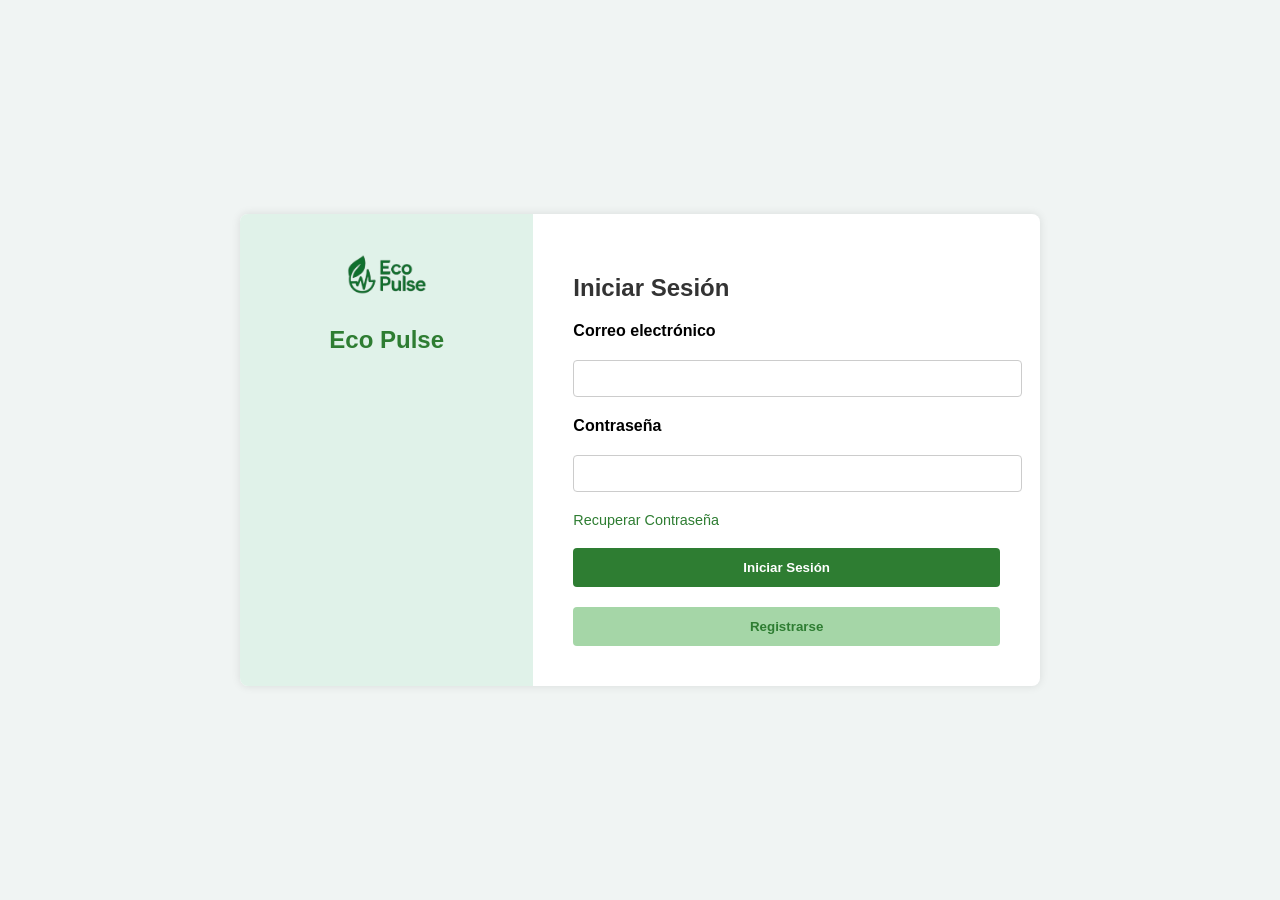
<file: login.html>
<!DOCTYPE html>
<html lang="es">
<head>
  <meta charset="UTF-8" />
  <meta name="viewport" content="width=device-width, initial-scale=1.0" />
  <title>Eco Pulse - Iniciar Sesión</title>
  <link rel="stylesheet" href="public/assets/styles/login.css" />
</head>
<body>
  <div class="login-container">
    <div class="logo-section">
        <a href="index.html">
            <img src="public/assets/images/logo-ecopulse.png" alt="Eco Pulse Logo" class="logo" />
        </a>
        <h1>Eco Pulse</h1>
    </div>

    <div class="form-section">
      <h2>Iniciar Sesión</h2>
      <form id="loginForm">
        <label for="email">Correo electrónico</label>
        <input type="email" id="email" required />

        <label for="password">Contraseña</label>
        <input type="password" id="password" required />

        <a href="recover.html" class="recover-link">Recuperar Contraseña</a>

        <button type="submit" class="login-btn">Iniciar Sesión</button>
        <button type="button" class="register-btn" onclick="window.location.href='register.html'">
            Registrarse
        </button>

      </form>
    </div>
  </div>
  <script src="public/assets/scripts/login.js"></script>
</body>
</html>
</file>
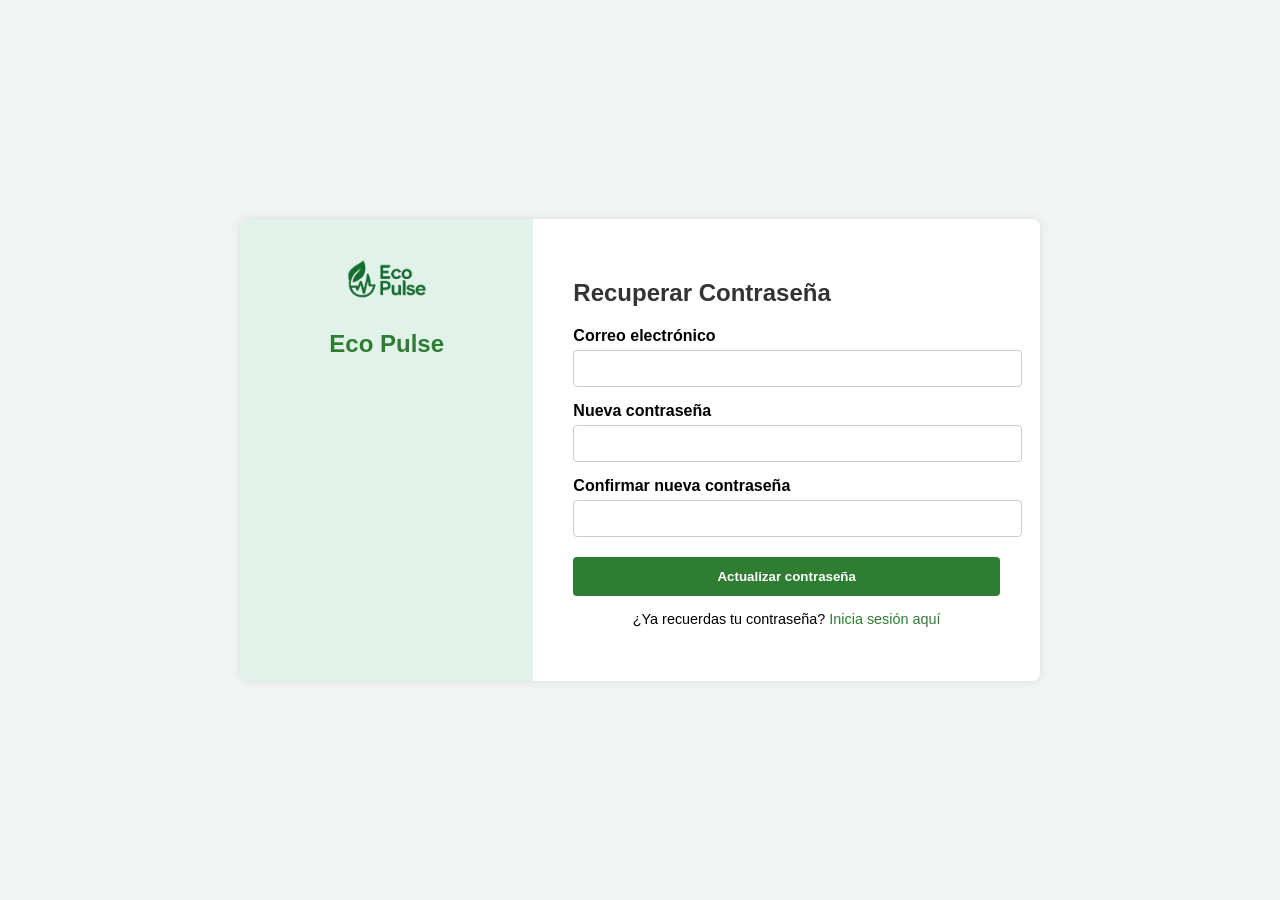
<file: recover.html>
<!DOCTYPE html>
<html lang="es">
<head>
  <meta charset="UTF-8" />
  <meta name="viewport" content="width=device-width, initial-scale=1.0" />
  <title>Eco Pulse - Recuperar Contraseña</title>
  <link rel="stylesheet" href="public/assets/styles/recover.css" />
</head>
<body>
  <div class="recover-container">
    <div class="logo-section">
      <a href="index.html">
        <img src="public/assets/images/logo-ecopulse.png" alt="Eco Pulse Logo" class="logo" />
      </a>
      <h1>Eco Pulse</h1>
    </div>
    <div class="form-section">
      <h2>Recuperar Contraseña</h2>
      <form id="recoverForm">
        <label for="email">Correo electrónico</label>
        <input type="email" id="email" required />

        <label for="newPassword">Nueva contraseña</label>
        <input type="password" id="newPassword" required />

        <label for="confirmPassword">Confirmar nueva contraseña</label>
        <input type="password" id="confirmPassword" required />

        <button type="submit" class="recover-btn">Actualizar contraseña</button>
        <p class="login-link">
          ¿Ya recuerdas tu contraseña? <a href="login.html">Inicia sesión aquí</a>
        </p>
      </form>
    </div>
  </div>

  <script>
    document.getElementById('recoverForm').addEventListener('submit', function(e) {
      e.preventDefault();
      const email = document.getElementById('email').value.trim();
      const newPassword = document.getElementById('newPassword').value.trim();
      const confirmPassword = document.getElementById('confirmPassword').value.trim();

      if (!email || !newPassword || !confirmPassword) {
        alert("Por favor, completa todos los campos.");
        return;
      }

      if (newPassword !== confirmPassword) {
        alert("Las contraseñas no coinciden.");
        return;
      }

      alert("Contraseña actualizada exitosamente");
       window.location.href = "login.html";
    });
  </script>
</body>
</html>
</file>
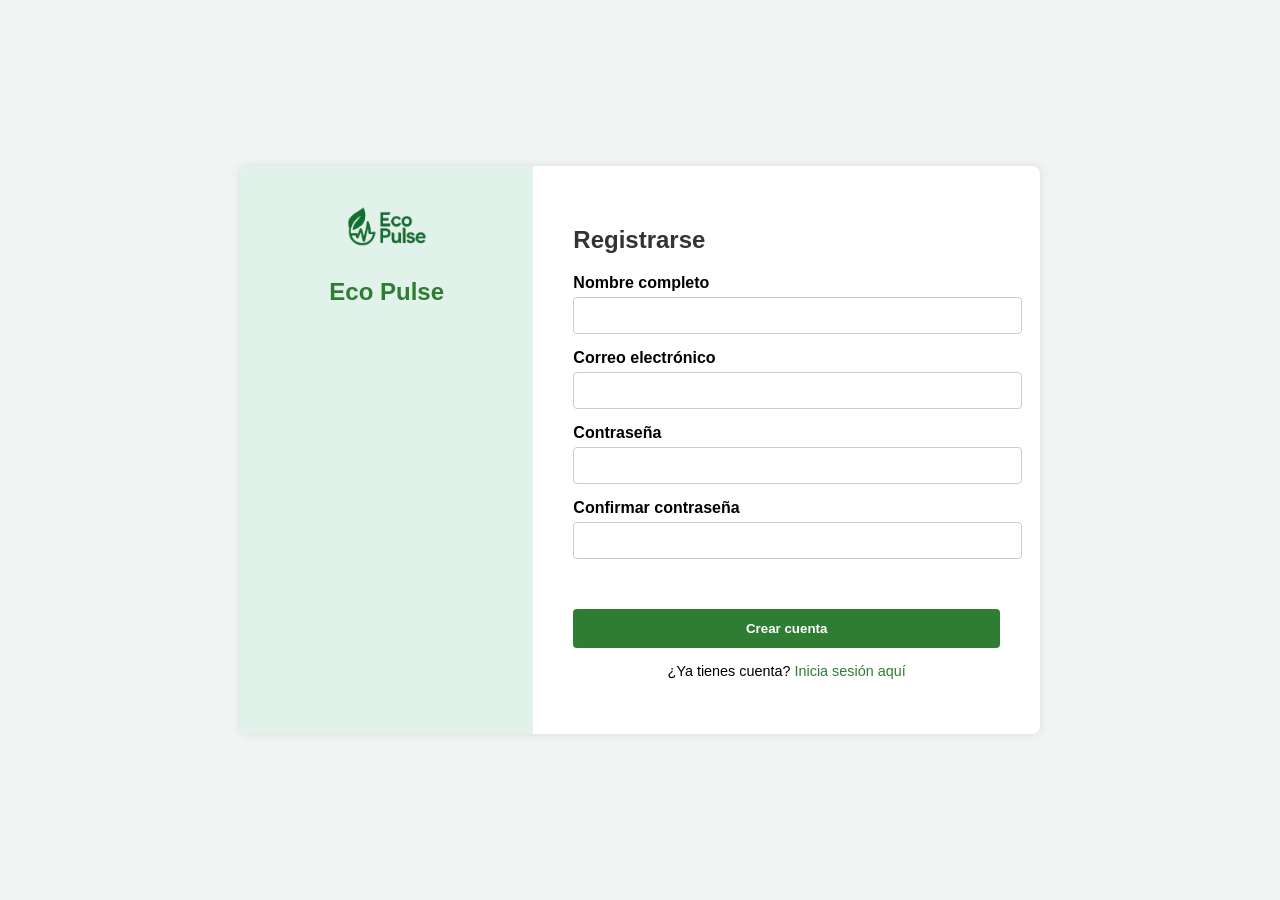
<file: register.html>
<!DOCTYPE html>
<html lang="es">
<head>
  <meta charset="UTF-8" />
  <meta name="viewport" content="width=device-width, initial-scale=1.0" />
  <title>Eco Pulse - Registro</title>
  <link rel="stylesheet" href="public/assets/styles/register.css" />
</head>
<body>
  <div class="register-container">
    <div class="logo-section">
      <a href="index.html">
        <img src="public/assets/images/logo-ecopulse.png" alt="Eco Pulse Logo" class="logo" />
      </a>
      <h1>Eco Pulse</h1>
    </div>
    <div class="form-section">
      <h2>Registrarse</h2>
      <form id="registerForm">
        <label for="name">Nombre completo</label>
        <input type="text" id="name" required />

        <label for="email">Correo electrónico</label>
        <input type="email" id="email" required />

        <label for="password">Contraseña</label>
        <input type="password" id="password" required />

        <label for="confirmPassword">Confirmar contraseña</label>
        <input type="password" id="confirmPassword" required />

        <button type="submit" class="register-btn">Crear cuenta</button>
        <p class="login-link">
          ¿Ya tienes cuenta? <a href="login.html">Inicia sesión aquí</a>
        </p>
      </form>
    </div>
  </div>

  <script>
    document.getElementById('registerForm').addEventListener('submit', function(e) {
      e.preventDefault();
      const name = document.getElementById('name').value.trim();
      const email = document.getElementById('email').value.trim();
      const password = document.getElementById('password').value.trim();
      const confirmPassword = document.getElementById('confirmPassword').value.trim();

      if (password !== confirmPassword) {
        alert("Las contraseñas no coinciden");
        return;
      }

      if (name && email && password) {
        alert("Registro exitoso");

        window.location.href = "login.html";
      } else {
        alert("Por favor, completa todos los campos.");
      }
    });
  </script>
</body>
</html>
</file>
<file: public/assets/styles/styles.css>
/* ========== RESET BÁSICO ========== */
*,
*::before,
*::after {
  box-sizing: border-box;
}

:root {
  --color-primary: #138a35;
  --color-primary-dark: #0f6d2a;
  --color-primary-soft: #e3f5e8;
  --color-bg: #ffffff;
  --color-section-bg: #f3f4f6;
  --color-muted: #6b7280;
  --color-border: #e5e7eb;
  --radius-lg: 1.25rem;
  --radius-pill: 999px;
  --shadow-soft: 0 12px 24px rgba(15, 23, 42, 0.12);
  --max-width: 1120px;
}

html {
  scroll-behavior: smooth;
}

body {
  margin: 0;
  font-family: system-ui, -apple-system, BlinkMacSystemFont, "Segoe UI",
    sans-serif;
  color: #111827;
  background-color: var(--color-bg);
  line-height: 1.5;
}

/* Links & buttons */

a {
  color: var(--color-primary);
  text-decoration: none;
}

a:hover {
  text-decoration: underline;
}

button {
  font-family: inherit;
}

/* Skip link */

.skip-link {
  position: absolute;
  left: -999px;
  top: 0.75rem;
  padding: 0.5rem 1rem;
  background: #111827;
  color: #f9fafb;
  border-radius: 0.5rem;
  z-index: 1000;
}

.skip-link:focus {
  left: 1rem;
}

/* ========== LAYOUT COMÚN ========== */

.section {
  padding: 4rem 1.5rem;
}

.section__inner {
  max-width: var(--max-width);
  margin: 0 auto;
}

.section__inner--two-cols {
  display: grid;
  grid-template-columns: minmax(0, 1.1fr) minmax(0, 1fr);
  gap: 3rem;
  align-items: center;
}

.section__header {
  margin-bottom: 2rem;
}

.section__header--center {
  text-align: center;
}

.section__title {
  font-size: 2rem;
  margin: 0 0 0.5rem;
}

.section__subtitle {
  margin: 0;
  color: var(--color-muted);
}

.section__cta {
  margin-top: 2.5rem;
  text-align: center;
}

.section__cta--faq {
  margin-top: 3rem;
}

/* Buttons */

.btn {
  display: inline-flex;
  align-items: center;
  justify-content: center;
  padding: 0.65rem 1.4rem;
  border-radius: var(--radius-pill);
  border: 2px solid transparent;
  font-weight: 600;
  font-size: 0.95rem;
  cursor: pointer;
  transition: background-color 0.2s ease, color 0.2s ease,
    box-shadow 0.2s ease, border-color 0.2s ease, transform 0.1s ease;
  text-decoration: none;
}

.btn--primary {
  background-color: var(--color-primary);
  color: #ffffff;
  border-color: var(--color-primary);
  box-shadow: 0 8px 18px rgba(16, 185, 129, 0.3);
}

.btn--primary:hover {
  background-color: var(--color-primary-dark);
  border-color: var(--color-primary-dark);
  transform: translateY(-1px);
}

.btn--light {
  background-color: #ffffff;
  color: var(--color-primary);
  border-color: #d1fae5;
}

.btn--light:hover {
  background-color: var(--color-primary-soft);
}

.btn--outline {
  background-color: #ffffff;
  color: var(--color-primary);
  border-color: var(--color-primary);
}

.btn--outline:hover {
  background-color: var(--color-primary-soft);
}

.btn--login {
  background-color: #ffffff;
  color: var(--color-primary);
  border-radius: 0.8rem;          /* más rectangular */
  border-width: 1.5px;
  border-style: solid;
  border-color: var(--color-primary);
  padding: 0.55rem 1.5rem;
  box-shadow: 0 6px 14px rgba(15, 23, 42, 0.12);
  font-weight: 600;
}

.btn--login:hover {
  background-color: var(--color-primary);
  color: #ffffff;
  border-color: var(--color-primary-dark);
  transform: translateY(-1px);
}


/* ========== HEADER / NAVBAR ========== */

.topbar {
  position: sticky;
  top: 0;
  z-index: 40;
  background-color: #ffffff;
  border-bottom: 1px solid var(--color-border);
}

.topbar__inner {
  max-width: var(--max-width);
  margin: 0 auto;
  padding: 0.75rem 3rem;          /* más aire a los lados */
  display: flex;                  /* ← antes era grid */
  align-items: center;
  justify-content: space-between; /* logo izquierda, acciones derecha */
  column-gap: 2.5rem;             /* separación general */
}


.brand {
  display: inline-flex;
  align-items: center;
}

.brand__logo {
  height: 48px;
  width: auto;
}

/* Desktop nav */

.nav {
  flex: 1;
  justify-self: center;                         /* ocupa el espacio central */
}


/* lista principal (desktop) */
.nav__list {
  list-style: none;
  display: flex;
  justify-content: center;   /* centra las opciones en el espacio de la nav */
  gap: 2.5rem;               /* más separación entre cada item */
  padding: 0;
  margin: 0;
}



/* lista móvil: OCULTA por defecto */
.nav__list--mobile {
  display: none;               /* <- clave */
  flex-direction: column;
  padding: 0.5rem 1.5rem 1rem;
}

/* cuando el menú móvil está abierto, la mostramos */
.nav__menu--open .nav__list--mobile {
  display: flex;
}

/* aseguramos que en escritorio nunca se vea el menú móvil */
@media (min-width: 900px) {
  .nav__list--mobile {
    display: none !important;
  }
}

.nav__link {
  display: inline-flex;
  align-items: center;
  justify-content: center;
  padding: 0.45rem 1rem;
  border-radius: var(--radius-pill);
  border: 2px solid transparent;
  font-weight: 500;
  font-size: 0.95rem;
  color: var(--color-primary);
  text-decoration: none;
  transition: background-color 0.2s ease, color 0.2s ease,
    box-shadow 0.2s ease, border-color 0.2s ease;
    white-space: nowrap; 
}

.nav__link:hover {
  background-color: var(--color-primary-soft);
  text-decoration: none;
}

.nav__link--active {
  background-color: var(--color-primary);
  color: #ffffff;
  border-color: var(--color-primary);
  box-shadow: 0 0 0 4px rgba(34, 197, 94, 0.22);
}

.nav__link--active:hover {
  background-color: var(--color-primary-dark);
}

.topbar__login {
  white-space: nowrap;
}

/* Idioma */

.lang {
  position: relative;
  justify-self: end;
}

.lang__button {
  display: inline-flex;
  align-items: center;
  gap: 0.3rem;
  padding: 0.35rem 0.9rem;
  border-radius: var(--radius-pill);
  border: 2px solid var(--color-primary);
  background-color: #ffffff;
  color: var(--color-primary);
  font-size: 0.85rem;
  cursor: pointer;
}

.lang__button:hover {
  background-color: var(--color-primary-soft);
}

.lang__icon {
  font-size: 1.05rem;
}

.lang__dropdown {
  position: absolute;
  right: 0;
  margin-top: 0.5rem;
  background-color: #ffffff;
  border-radius: 0.9rem;
  padding: 0.75rem 1rem;
  box-shadow: var(--shadow-soft);
  min-width: 190px;
}

.lang__option {
  display: flex;
  align-items: center;
  gap: 0.5rem;
  font-size: 0.9rem;
  padding: 0.25rem 0;
}

.lang__option input {
  accent-color: var(--color-primary);
}

/* Toggle móvil */

.nav-toggle {
  display: none;
  margin-left: 0.5rem;
  justify-self: end;
  width: 2.25rem;
  height: 2.25rem;
  border-radius: 999px;
  border: 1px solid var(--color-border);
  background-color: #ffffff;
  cursor: pointer;
  align-items: center;
  justify-content: center;
  flex-direction: column;
  gap: 0.25rem;
}

.nav-toggle span {
  display: block;
  width: 1.4rem;
  height: 2px;
  border-radius: 999px;
  background-color: #111827;
}

/* Mobile nav container */

.nav--mobile {
  border-top: 1px solid var(--color-border);
  background-color: #ffffff;
}

/* ========== HERO ========== */

.hero {
  padding: 4rem 1.5rem 4.5rem;
  background-color: #f3f4f6;
}

.hero__inner {
  max-width: var(--max-width);
  margin: 0 auto;
  display: grid;
  grid-template-columns: minmax(0, 1.1fr) minmax(0, 1fr);
  gap: 3rem;
  align-items: center;
}

.hero__title {
  font-size: 2.4rem;
  line-height: 1.15;
  margin: 0 0 1rem;
}

.hero__text {
  margin: 0 0 2rem;
  color: var(--color-muted);
  max-width: 32rem;
}

.hero__image {
  width: 100%;
  max-width: 520px;
  display: block;
}

/* ========== ABOUT ========== */

.about {
  padding: 0 1.5rem 4rem;
}

.about__background {
  background-color: var(--color-primary);
  border-radius: 2rem;
  color: #ffffff;
  max-width: var(--max-width);
  margin: 0 auto;
  padding: 3.25rem 2.5rem 3rem;
}

.about__title {
  margin: 0 0 0.5rem;
  font-size: 2rem;
}

.about__subtitle {
  margin: 0;
  color: #e5f3eb;
}

.about__cards {
  display: grid;
  grid-template-columns: repeat(2, minmax(0, 1fr));
  gap: 2rem;
  margin: 2.5rem 0;
}

.about-card {
  background-color: #e8f5eb;
  color: #111827;
  border-radius: 1.25rem;
  padding: 1.5rem 1.75rem;
  font-size: 0.97rem;
}

.about__action {
  text-align: left;
}

/* ========== BENEFICIOS ========== */

.section--benefits {
  background-color: #ffffff;
}

.benefits-grid {
  display: grid;
  grid-template-columns: repeat(2, minmax(0, 1fr));
  gap: 2.25rem 2.5rem;
  margin-top: 2.5rem;
  text-align: center;  
}

.benefit-card {
  display: flex;
  flex-direction: column;
  align-items: center;
}

.benefit-card__icon {
  display: flex;
  align-items: center;
  justify-content: center;
  margin-bottom: 0.75rem;
}


.benefit__icon {
  width: 40px;
  height: 40px;
  margin-bottom: 1rem;
}

.benefit__title {
  margin: 0 0 0.5rem;
  font-size: 1.08rem;
  color: var(--color-primary);
}

.benefit__text {
  margin: 0;
  color: var(--color-muted);
  font-size: 0.96rem;
}

/* ========== TESTIMONIOS ========== */

/* ========== TESTIMONIOS ========== */
.section--testimonials {
  background-color: #f3f4f6;
}

.testimonials-carousel {
  margin-top: 2.5rem;
  display: grid;
  grid-template-columns: auto minmax(0, 1fr) auto;
  gap: 1.5rem;
  align-items: center;
}

.testimonials-track-wrapper {
  overflow: hidden;
}

.testimonials-track {
  display: flex;
  transition: transform 0.35s ease;
}

.testimonial {
  min-width: 100%;
  box-sizing: border-box;
  background-color: #e5e7eb;
  border-radius: 1.5rem;
  padding: 2rem 2.25rem 2.25rem;
  text-align: center;
}

.testimonial__avatar img {
  width: 84px;
  height: 84px;
  border-radius: 50%;
  object-fit: cover;
  margin-bottom: 0.85rem;
}

.testimonial__stars {
  color: #facc15;
  margin-bottom: 0.9rem;
  letter-spacing: 1px;
}

.testimonial__text {
  margin: 0 0 1.1rem;
  color: #111827;
  font-size: 1rem;
}

.testimonial__author {
  margin: 0;
  font-size: 0.9rem;
  color: var(--color-muted);
}

/* Flechas */
.testimonial-nav {
  border: none;
  background: #ffffff;
  border-radius: 999px;
  width: 2.3rem;
  height: 2.3rem;
  display: inline-flex;
  align-items: center;
  justify-content: center;
  box-shadow: 0 6px 14px rgba(15, 23, 42, 0.15);
  cursor: pointer;
  font-size: 1.4rem;
  color: var(--color-primary-dark);
}

.testimonial-nav:hover {
  background-color: var(--color-primary-soft);
}

/* Puntos */
.testimonials-dots {
  display: flex;
  justify-content: center;
  gap: 0.5rem;
  margin-top: 1.5rem;
}

.testimonials-dots .dot {
  width: 9px;
  height: 9px;
  border-radius: 999px;
  border: none;
  background-color: #d1d5db;
  padding: 0;
  cursor: pointer;
}

.testimonials-dots .dot--active {
  background-color: var(--color-primary);
  width: 20px;
}

/* Responsivo */
@media (max-width: 768px) {
  .testimonials-carousel {
    grid-template-columns: minmax(0, 1fr);
  }

  .testimonial-nav {
    display: none;
  }

  .testimonial {
    padding-inline: 1.5rem;
  }
}


/* ========== FAQ ========== */

.section--faq {
  background-color: #ffffff;
}

.faq-list {
  display: flex;
  flex-direction: column;
  gap: 0.9rem;
  margin-top: 1.5rem;
}

.faq-item__header {
  width: 100%;
  text-align: left;
  background-color: #e5e7eb;
  border-radius: 0.75rem;
  border: none;
  padding: 0.9rem 1.1rem;
  font-size: 0.98rem;
  display: flex;
  justify-content: space-between;
  align-items: center;
  cursor: pointer;
}

.faq-item__icon {
  width: 0;
  height: 0;
  border-left: 6px solid transparent;
  border-right: 6px solid transparent;
  border-top: 8px solid #111827;
  transition: transform 0.2s ease;
}

.faq-item__header[aria-expanded="true"] .faq-item__icon {
  transform: rotate(180deg);
}

.faq-item__panel {
  background-color: #e5e7eb;
  border-radius: 0 0 0.75rem 0.75rem;
  margin-top: -0.4rem;
  padding: 0.8rem 1.1rem 1rem;
  font-size: 0.95rem;
}

/* ========== PLANES ========== */

.section--plans {
  background-color: #f3f4f6;
}

.plans-grid {
  display: grid;
  grid-template-columns: minmax(0, 1fr) auto minmax(0, 1fr);
  gap: 2rem;
  align-items: stretch;
  margin-top: 2.5rem;
}

.plan {
  background-color: #fefce8;
  border-radius: 1.5rem;
  padding: 2rem 2rem 2.25rem;
  box-shadow: 0 12px 28px rgba(15, 23, 42, 0.12);
}

.plan--corporate {
  background-color: #e0f2fe;
}

.plan__icon {
  display: block;
  width: 56px;
  height: 56px;
  margin: 0 auto 1rem; /* centrado de iconos */
}

.plan__title {
  text-align: center;
  margin: 0 0 1rem;
  font-size: 1.1rem;
}

.plan__list {
  margin: 0 0 1.5rem;
  padding-left: 1.25rem;
  font-size: 0.95rem;
  color: #111827;
}

.plan__list li + li {
  margin-top: 0.25rem;
}

.plan__button {
  display: block;
  width: 100%;
}

.plans-divider {
  width: 1px;
  background-color: #cbd5e1;
}

/* =========================
   Contacto – Formulario
   ========================= */

.section--contact-form {
  background-color: #ffffff;
}

.contact-form {
  background-color: #e5e5e5;
  border-radius: 18px;
  padding: 1.8rem 1.6rem 2rem;
  display: grid;
  gap: 1rem;
}

.field {
  display: grid;
  gap: 0.35rem;
}

.field label {
  font-size: 0.9rem;
  font-weight: 600;
}

.field input,
.field textarea,
.field select {
  border-radius: 10px;
  border: none;
  padding: 0.6rem 0.75rem;
  font: inherit;
  background-color: #f5f5f5;
}

.field textarea {
  resize: vertical;
}

.field input:focus,
.field textarea:focus,
.field select:focus {
  outline: 2px solid var(--eco-green);
  outline-offset: 1px;
}

.contact-form__actions {
  text-align: center;
  margin-top: 0.5rem;
}

.contact-form__success {
  margin: 1.2rem auto 0;
  text-align: center;
  font-weight: 600;
  color: var(--eco-green);
}

/* =========================
   Contacto – Datos
   ========================= */

.section--contact-info {
  background-color: #ffffff;
  padding-top: 2.5rem;
}

.section__inner--two-cols {
  display: grid;
  gap: 2rem;
  align-items: center;
}

.contact-info__title {
  margin: 0 0 1.5rem;
  font-size: 1.4rem;
}

.contact-info__item {
  display: flex;
  align-items: center;
  gap: 0.9rem;
  margin-bottom: 0.9rem;
  background-color: #e5e5e5;
  border-radius: 12px;
  padding: 0.6rem 0.9rem;
}

.contact-info__icon img {
  width: 28px;
  height: 28px;
}

.contact-info__text {
  font-size: 0.96rem;
}

.contact-info__image-wrapper {
  text-align: right;
}

.contact-info__image {
  max-width: 430px;
  width: 100%;
  height: auto;
  border-radius: 12px;
}
/* ========== FOOTER ========== */

.footer {
  background-color: var(--color-primary);
  color: #ffffff;
  padding: 2.5rem 1.5rem 2rem;
}

.footer__upper {
  max-width: var(--max-width);
  margin: 0 auto 1.75rem;
  display: flex;
  align-items: center;
  justify-content: space-between;
  gap: 2rem;
}

.footer__brand {
  font-weight: 600;
}

.footer__nav {
  display: flex;
  flex-wrap: wrap;
  gap: 1.25rem;
  justify-content: center;
}

.footer__nav a {
  color: #ffffff;
  font-size: 0.94rem;
}

.footer__social {
  display: flex;
  gap: 0.85rem;
}

.footer__social img {
  width: 26px;
  height: 26px;
}

.footer__lower {
  max-width: var(--max-width);
  margin: 0 auto;
  display: flex;
  justify-content: center;
  gap: 1.5rem;
  font-size: 0.85rem;
}

.footer__lower a {
  color: #e5f3eb;
}

/* ========== MODAL ========== */

.modal {
  position: fixed;
  inset: 0;
  display: flex;
  align-items: center;
  justify-content: center;
}

.modal[hidden] {
  display: none;
}

.modal__backdrop {
  position: absolute;
  inset: 0;
  background-color: rgba(15, 23, 42, 0.35);
}

.modal__dialog {
  position: relative;
  background-color: #e0f2f1;
  border-radius: 1.5rem;
  padding: 1.75rem 2rem 2rem;
  max-width: 520px;
  width: calc(100% - 3rem);
  box-shadow: var(--shadow-soft);
}

.modal__header {
  display: flex;
  justify-content: space-between;
  align-items: center;
  gap: 1rem;
  margin-bottom: 1.5rem;
}

.modal__title {
  margin: 0;
  font-size: 1.25rem;
}

.modal__close {
  border: none;
  background: none;
  font-size: 1.4rem;
  cursor: pointer;
}

.modal__stores {
  display: flex;
  justify-content: space-around;
  gap: 1.5rem;
  margin-bottom: 1.5rem;
}

.modal-store {
  text-align: center;
}

.modal-store__icon {
  width: 46px;
  height: 46px;
  margin-bottom: 0.5rem;
}

.modal__qr {
  text-align: center;
}

.modal__qr-image {
  width: 120px;
  height: 120px;
  margin: 0.75rem auto;
}

.modal__qr-caption {
  margin: 0;
  font-size: 0.9rem;
}

/* Scroll lock when modal open */
body.modal-open {
  overflow: hidden;
}

/* ========== UTILIDADES ========== */

.nav__login-mobile {
  margin-top: 0.5rem;
}

.nav__login-btn {
  width: 100%;
}

/* ========== RESPONSIVE ========== */

@media (max-width: 1024px) {
  .hero__inner,
  .section__inner--two-cols {
    grid-template-columns: minmax(0, 1fr);
  }

  .hero__visual {
    order: -1;
    text-align: center;
  }

  .hero__image {
    margin: 0 auto;
  }

  .plans-grid {
    grid-template-columns: minmax(0, 1fr);
  }

  .plans-divider {
    display: none;
  }
}

@media (max-width: 900px) {
  .topbar__inner {
    grid-template-columns: auto auto auto;
  }

  .nav {
    display: none;
  }

  .topbar__login {
    display: none;
  }

  .lang {
    justify-self: end;
  }

  .nav-toggle {
    display: inline-flex;
  }
}

@media (max-width: 768px) {
  .hero {
    padding-top: 3.25rem;
  }

  .about__background {
    padding: 2.5rem 1.75rem 2.25rem;
  }

  .about__cards {
    grid-template-columns: minmax(0, 1fr);
  }

  .benefits-grid {
    grid-template-columns: minmax(0, 1fr);
  }

  .testimonials-strip {
    grid-template-columns: minmax(0, 1fr);
  }

  .footer__upper {
    flex-direction: column;
    align-items: flex-start;
  }

  .footer__nav {
    justify-content: flex-start;
  }

  .footer__lower {
    flex-direction: column;
    align-items: flex-start;
  }
}

@media (max-width: 640px) {
  .section {
    padding: 3rem 1.25rem;
  }

  .hero__title {
    font-size: 2rem;
  }

  .topbar__inner {
    padding-inline: 1rem;
  }

  .modal__dialog {
    padding-inline: 1.4rem;
  }
}
</file>
<file: public/assets/styles/login.css>
body {
  margin: 0;
  font-family: 'Segoe UI', sans-serif;
  background-color: #f0f4f3;
  display: flex;
  justify-content: center;
  align-items: center;
  height: 100vh;
}

.login-container {
  display: flex;
  background-color: #ffffff;
  box-shadow: 0 0 10px rgba(0,0,0,0.1);
  border-radius: 8px;
  overflow: hidden;
  max-width: 800px;
  width: 100%;
}

.logo-section {
  background-color: #e0f2e9;
  padding: 40px;
  text-align: center;
  flex: 1;
}

.logo {
  width: 80px;
  margin-bottom: 10px;
}

.logo-section h1 {
  color: #2e7d32;
  font-size: 24px;
}

.form-section {
  flex: 2;
  padding: 40px;
}

.form-section h2 {
  margin-bottom: 20px;
  color: #333;
}

/* Espaciado uniforme entre todos los elementos del formulario */
form {
  display: flex;
  flex-direction: column;
  gap: 20px;
}

label {
  font-weight: bold;
}

input {
  width: 100%;
  padding: 10px;
  border: 1px solid #ccc;
  border-radius: 4px;
}

.recover-link {
  font-size: 0.9em;
  color: #2e7d32;
  text-decoration: none;
}

/* Estilo compartido para ambos botones */
.login-btn,
.register-btn {
  width: 100%;
  padding: 12px;
  border: none;
  border-radius: 4px;
  font-weight: bold;
  cursor: pointer;
  text-align: center;
  display: inline-block;
  text-decoration: none;
}

/* Estilo individual para cada botón */
.login-btn {
  background-color: #2e7d32;
  color: white;
}

.register-btn {
  background-color: #a5d6a7;
  color: #2e7d32;
}
</file>
<file: public/assets/styles/recover.css>
body {
  margin: 0;
  font-family: 'Segoe UI', sans-serif;
  background-color: #f0f4f3;
  display: flex;
  justify-content: center;
  align-items: center;
  height: 100vh;
}

.recover-container {
  display: flex;
  background-color: #ffffff;
  box-shadow: 0 0 10px rgba(0,0,0,0.1);
  border-radius: 8px;
  overflow: hidden;
  max-width: 800px;
  width: 100%;
}

.logo-section {
  background-color: #e0f2e9;
  padding: 40px;
  text-align: center;
  flex: 1;
}

.logo {
  width: 80px;
  margin-bottom: 10px;
}

.logo-section h1 {
  color: #2e7d32;
  font-size: 24px;
}

.form-section {
  flex: 2;
  padding: 40px;
}

.form-section h2 {
  margin-bottom: 20px;
  color: #333;
}

label {
  display: block;
  margin-top: 15px;
  font-weight: bold;
}

input {
  width: 100%;
  padding: 10px;
  margin-top: 5px;
  border: 1px solid #ccc;
  border-radius: 4px;
}

.recover-btn {
  margin-top: 20px;
  width: 100%;
  padding: 12px;
  border: none;
  border-radius: 4px;
  font-weight: bold;
  cursor: pointer;
  background-color: #2e7d32;
  color: white;
}

.login-link {
  margin-top: 15px;
  font-size: 0.9em;
  text-align: center;
}

.login-link a {
  color: #2e7d32;
  text-decoration: none;
}
</file>
<file: public/assets/styles/register.css>
body {
  margin: 0;
  font-family: 'Segoe UI', sans-serif;
  background-color: #f0f4f3;
  display: flex;
  justify-content: center;
  align-items: center;
  height: 100vh;
}

.register-container {
  display: flex;
  background-color: #ffffff;
  box-shadow: 0 0 10px rgba(0,0,0,0.1);
  border-radius: 8px;
  overflow: hidden;
  max-width: 800px;
  width: 100%;
}

.logo-section {
  background-color: #e0f2e9;
  padding: 40px;
  text-align: center;
  flex: 1;
}

.logo {
  width: 80px;
  margin-bottom: 10px;
}

.logo-section h1 {
  color: #2e7d32;
  font-size: 24px;
}

.form-section {
  flex: 2;
  padding: 40px;
}

.form-section h2 {
  margin-bottom: 20px;
  color: #333;
}

label {
  display: block;
  margin-top: 15px;
  font-weight: bold;
}

input {
  width: 100%;
  padding: 10px;
  margin-top: 5px;
  border: 1px solid #ccc;
  border-radius: 4px;
}

.register-btn {
  margin-top: 50px;
  width: 100%;
  padding: 12px;
  border: none;
  border-radius: 4px;
  font-weight: bold;
  cursor: pointer;
  background-color: #2e7d32;
  color: white;
}

.login-link {
  margin-top: 15px;
  font-size: 0.9em;
  text-align: center;
}

.login-link a {
  color: #2e7d32;
  text-decoration: none;
}
</file>
